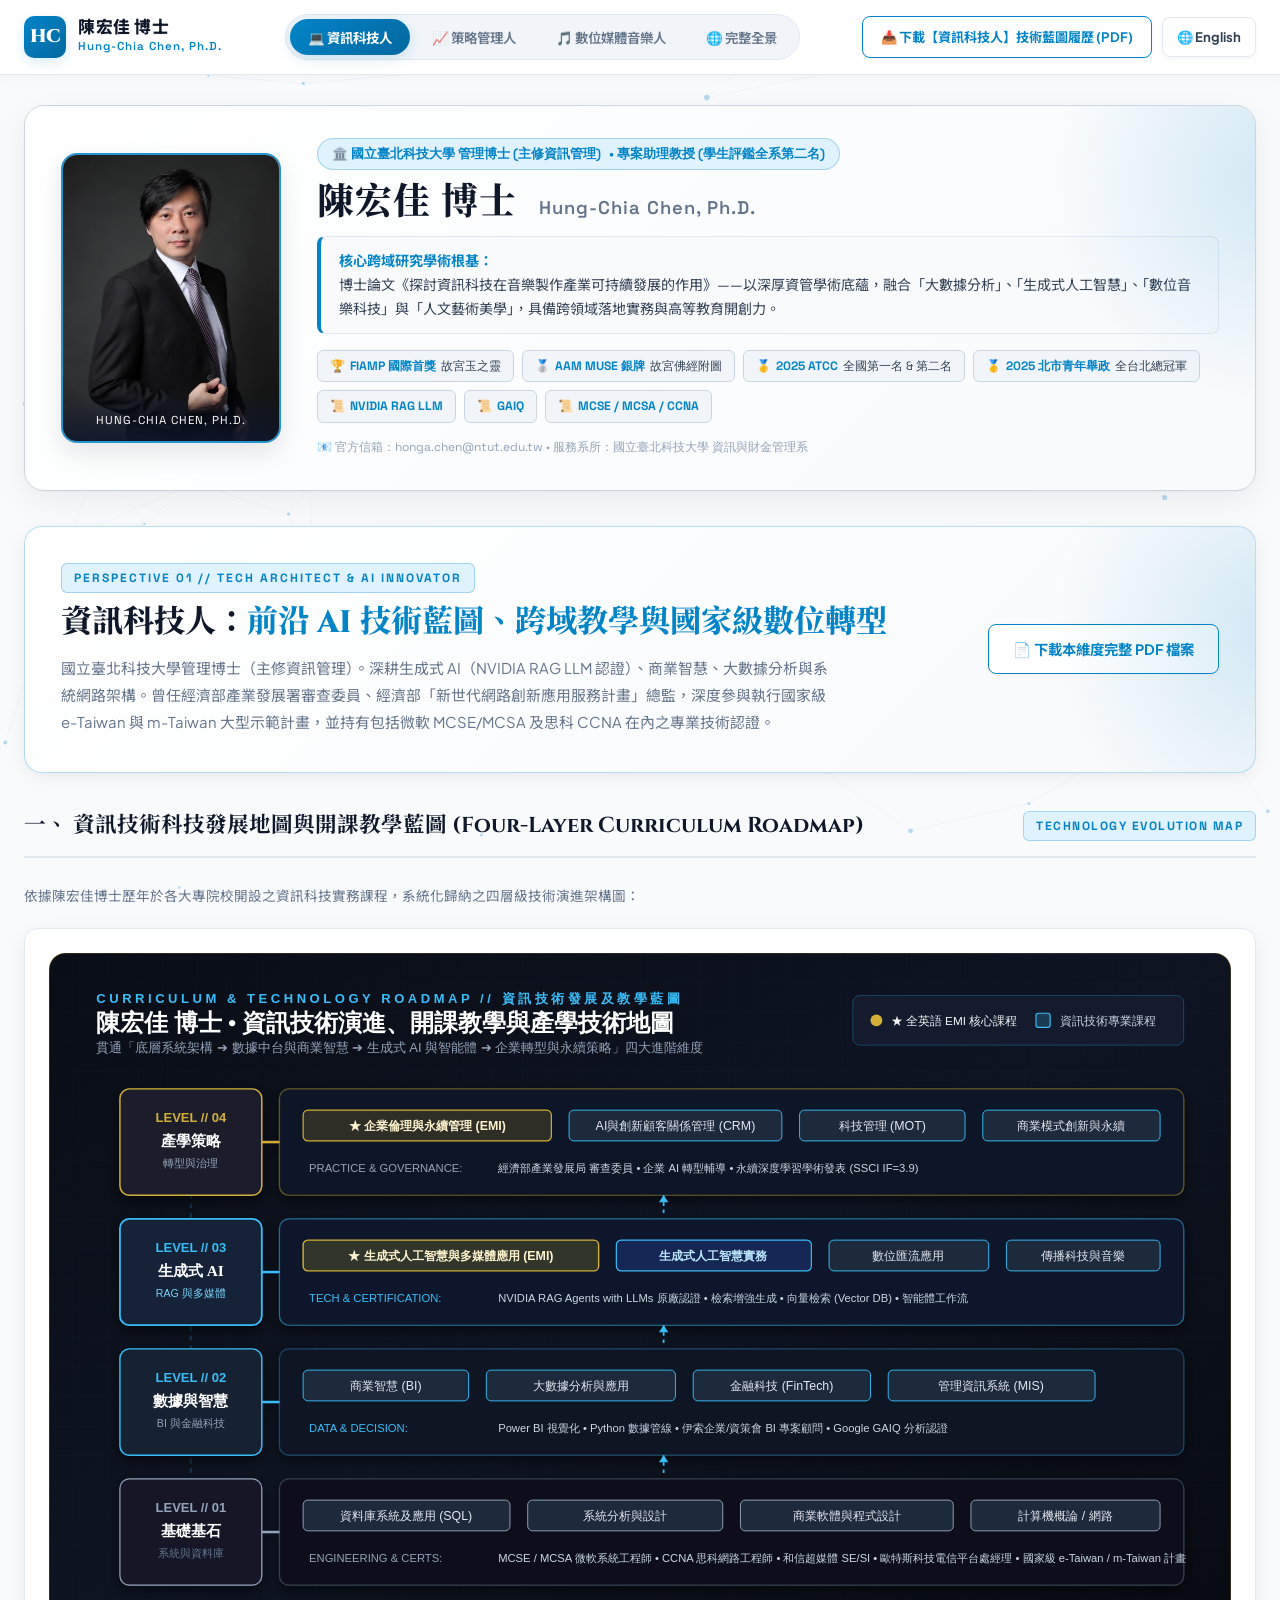
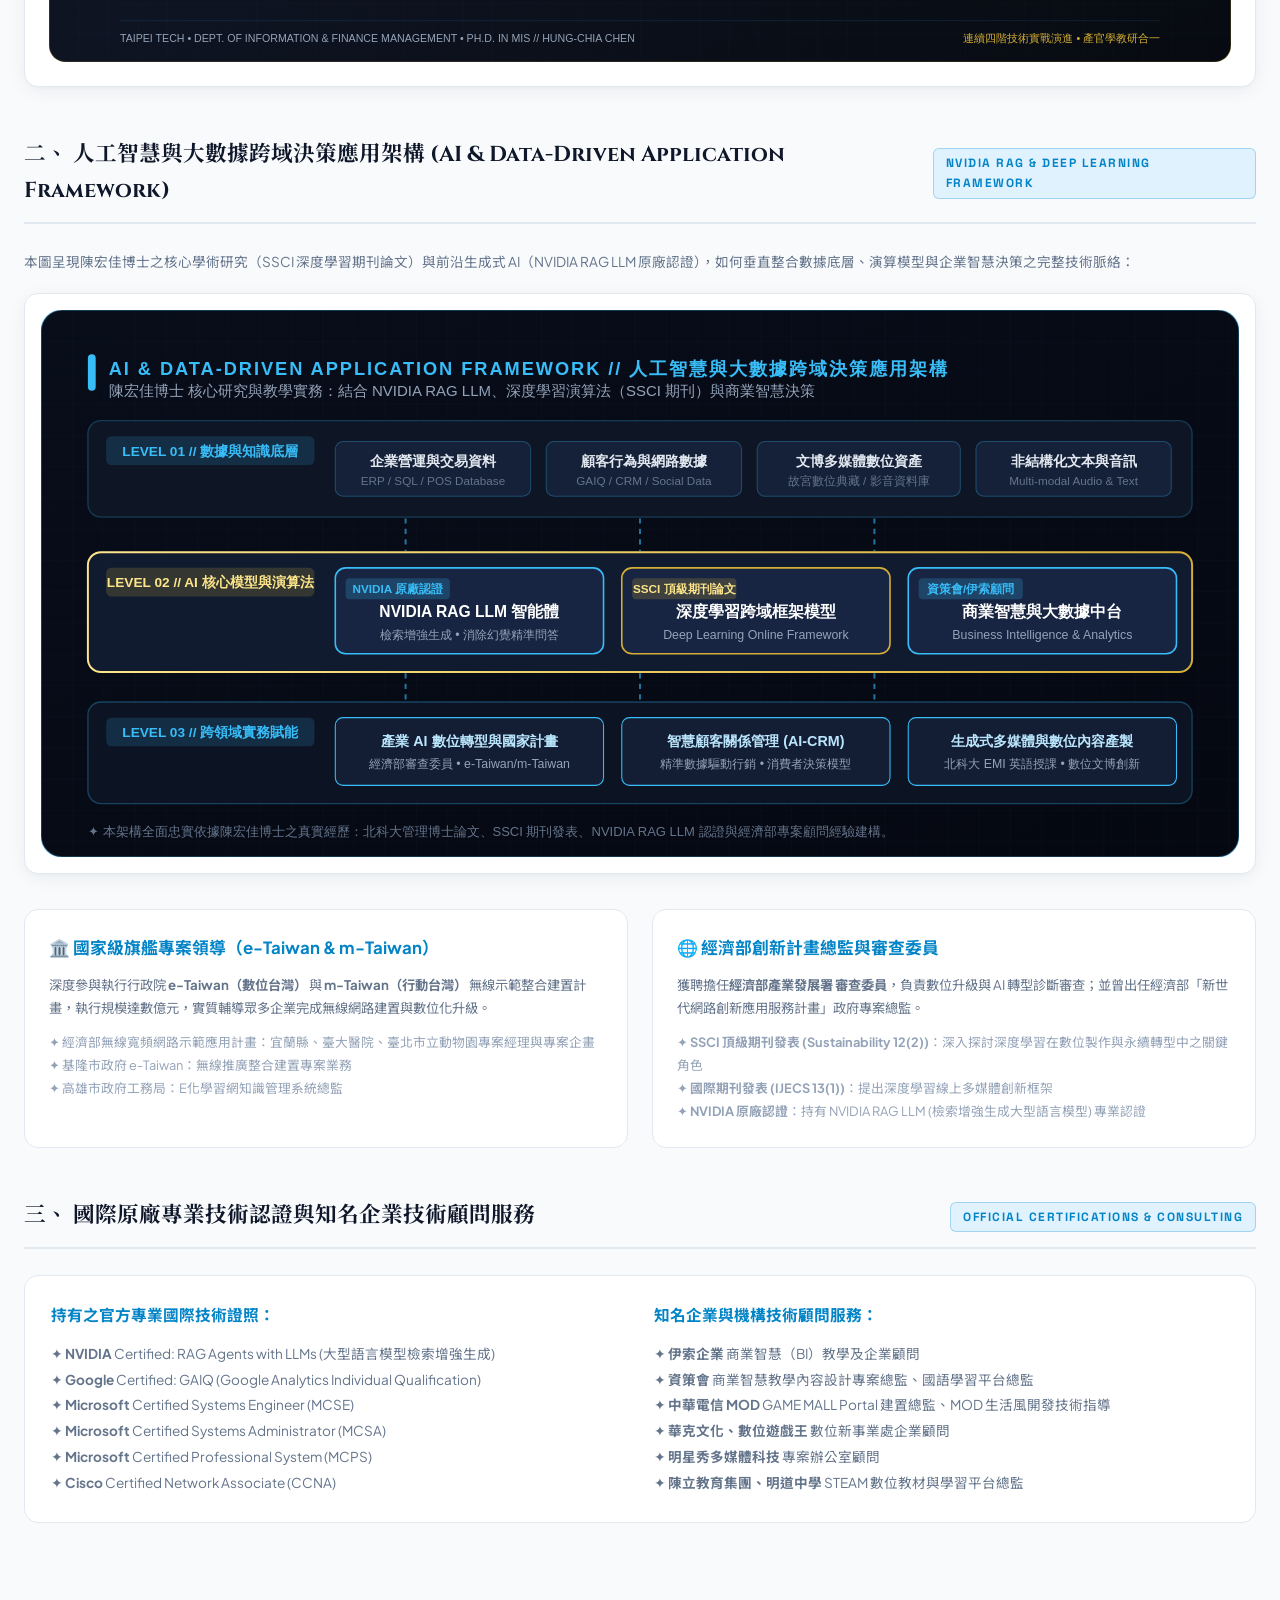
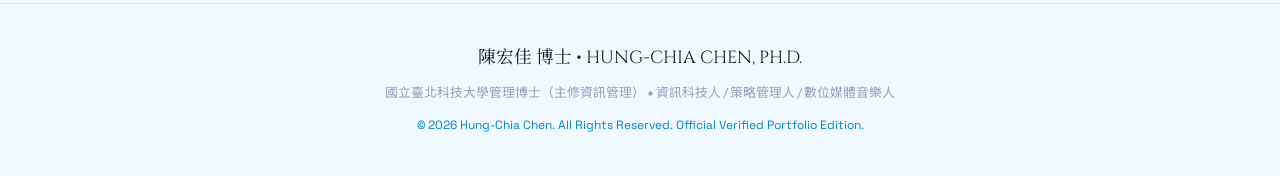
<file: index.html>
<!DOCTYPE html>
<html lang="zh-TW">
<head>
  <meta charset="UTF-8">
  <meta name="viewport" content="width=device-width, initial-scale=1.0">
  <title>陳宏佳 博士 | 資訊科技人・策略管理人・數位媒體音樂人 官方專頁</title>
  <meta name="description" content="陳宏佳博士官方個人專頁：國立臺北科技大學管理博士。融合前沿生成式 AI 與四階技術地圖、跨兩岸企業創辦治理與全國指標競賽指導金牌、文博多媒體國際首獎與華語白金唱片製作工程。">
  <link rel="stylesheet" href="css/style.css">
</head>
<body class="role-tech">

  <!-- Interactive Dynamic Background Canvas -->
  <canvas id="interactiveCanvas"></canvas>

  <!-- Cinematic Shutter Transition Overlay -->
  <div class="transition-shutter-overlay" id="transitionShutter">
    <div class="shutter-glow-disc">
      <span class="shutter-emblem-icon" id="shutterEmblem">💻</span>
    </div>
    <div class="shutter-role-name" id="shutterRoleName">資訊科技人</div>
    <div class="shutter-subtitle" id="shutterSub">INFORMATION TECHNOLOGY &amp; AI ARCHITECT</div>
  </div>

  <!-- Role Control Navigation Bar (Order: Tech -> Strategy -> Media -> All) -->
  <header class="role-control-header">
    <div class="container role-control-inner">
      <a href="#" class="nav-brand">
        <div class="brand-crest">HC</div>
        <div class="brand-text">
          <h1>陳宏佳 博士</h1>
          <p>Hung-Chia Chen, Ph.D.</p>
        </div>
      </a>

      <!-- Three Core Role Switcher Pills -->
      <div class="role-pill-tabs">
        <button class="role-pill-btn active" data-role="tech">
          <span>💻 資訊科技人</span>
        </button>
        <button class="role-pill-btn" data-role="strategy">
          <span>📈 策略管理人</span>
        </button>
        <button class="role-pill-btn" data-role="media">
          <span>🎵 數位媒體音樂人</span>
        </button>
        <button class="role-pill-btn" data-role="all" title="系統化檢視三域跨界綜效與整合成果">
          <span>🌐 完整全景</span>
        </button>
      </div>

      <!-- Header Action Group (PDF Download & Language Switcher) -->
      <div class="header-action-group">
        <a href="downloads/Dr_Chen_Tech_AI_Portfolio.pdf" download id="rolePdfDownloadBtn" class="btn-download-pdf">
          <span>📥 下載【資訊科技人】技術藍圖履歷 (PDF)</span>
        </a>
        <a href="en.html" class="lang-switch-btn" title="Switch to English Version">
          <span>🌐 English</span>
        </a>
      </div>
    </div>
  </header>

  <main>
    <div class="container">

      <!-- ==============================================================
           PERSONAL IMAGE MANAGEMENT PROFILE CARD (形象管理專屬卡片)
           ============================================================== -->
      <section class="profile-identity-card">
        <div class="profile-photo-wrapper">
          <img src="assets/portrait_web.jpg" alt="陳宏佳 博士 形象照" onerror="this.src='assets/portrait.jpg'">
          <div class="profile-photo-tag">HUNG-CHIA CHEN, PH.D.</div>
        </div>
        <div class="profile-details-wrapper">
          <div class="profile-academic-title">
            <span>🏛️ 國立臺北科技大學 管理博士 (主修資訊管理)</span>
            <span>• 專案助理教授 (學生評鑑全系第二名)</span>
          </div>
          <h2 class="profile-name-main">
            陳宏佳 博士 <span>Hung-Chia Chen, Ph.D.</span>
          </h2>
          <div class="profile-dissertation-box">
            <strong>核心跨域研究學術根基：</strong><br>
            博士論文《探討資訊科技在音樂製作產業可持續發展的作用》——以深厚資管學術底蘊，融合「大數據分析」、「生成式人工智慧」、「數位音樂科技」與「人文藝術美學」，具備跨領域落地實務與高等教育開創力。
          </div>
          <div class="profile-badges-row">
            <div class="profile-cert-chip">🏆 <strong>FIAMP 國際首獎</strong> 故宮玉之靈</div>
            <div class="profile-cert-chip">🥈 <strong>AAM MUSE 銀牌</strong> 故宮佛經附圖</div>
            <div class="profile-cert-chip">🥇 <strong>2025 ATCC</strong> 全國第一名 &amp; 第二名</div>
            <div class="profile-cert-chip">🥇 <strong>2025 北市青年舉政</strong> 全台北總冠軍</div>
            <div class="profile-cert-chip">📜 <strong>NVIDIA RAG LLM</strong></div>
            <div class="profile-cert-chip">📜 <strong>GAIQ</strong></div>
            <div class="profile-cert-chip">📜 <strong>MCSE / MCSA / CCNA</strong></div>
          </div>
          <div style="font-family:var(--font-mono); font-size:0.75rem; color:var(--text-dim); margin-top:2px;">
            📧 官方信箱：honga.chen@ntut.edu.tw • 服務系所：國立臺北科技大學 資訊與財金管理系
          </div>
        </div>
      </section>

      <!-- ==============================================================
           ROLE BLOCK 1: 資訊科技人 (INFORMATION TECHNOLOGY & AI ARCHITECT)
           ============================================================== -->
      <section id="roleBlockTech" class="role-section-block">
        
        <!-- Tech Hero Banner -->
        <div class="role-hero-banner">
          <div>
            <div class="sub-title-bar" style="margin:0 0 10px; border:none; padding:0;">
              <span class="badge" style="letter-spacing:2px;">PERSPECTIVE 01 // TECH ARCHITECT &amp; AI INNOVATOR</span>
            </div>
            <h2 class="role-hero-title">資訊科技人：<span>前沿 AI 技術藍圖、跨域教學與國家級數位轉型</span></h2>
            <p class="role-hero-desc">
              國立臺北科技大學管理博士（主修資訊管理）。深耕生成式 AI（NVIDIA RAG LLM 認證）、商業智慧、大數據分析與系統網路架構。曾任經濟部產業發展署審查委員、經濟部「新世代網路創新應用服務計畫」總監，深度參與執行國家級 e-Taiwan 與 m-Taiwan 大型示範計畫，並持有包括微軟 MCSE/MCSA 及思科 CCNA 在內之專業技術認證。
            </p>
          </div>
          <div>
            <a href="downloads/Dr_Chen_Tech_AI_Portfolio.pdf" download class="btn-download-pdf" style="padding:12px 24px; font-size:0.9rem;">
              <span>📄 下載本維度完整 PDF 檔案</span>
            </a>
          </div>
        </div>

        <!-- 1.1 資訊技術科技藍圖與教學發展地圖 -->
        <div id="tech-curriculum">
          <div class="sub-title-bar">
            <h3>一、 資訊技術科技發展地圖與開課教學藍圖 (Four-Layer Curriculum Roadmap)</h3>
            <span class="badge">TECHNOLOGY EVOLUTION MAP</span>
          </div>

          <p style="font-size:0.85rem; color:var(--text-muted); margin-bottom:20px;">
            依據陳宏佳博士歷年於各大專院校開設之資訊科技實務課程，系統化歸納之四層級技術演進架構圖：
          </p>

          <div class="roadmap-visual-box">
            <img src="assets/tech_curriculum_roadmap.svg" alt="陳宏佳博士 資訊科技發展地圖與開課教學藍圖">
          </div>
        </div>

        <!-- 1.2 人工智慧與大數據跨域決策應用架構 (全新明確架構圖) -->
        <div id="tech-ai-plan" style="margin-top:50px;">
          <div class="sub-title-bar">
            <h3>二、 人工智慧與大數據跨域決策應用架構 (AI &amp; Data-Driven Application Framework)</h3>
            <span class="badge">NVIDIA RAG &amp; DEEP LEARNING FRAMEWORK</span>
          </div>

          <p style="font-size:0.85rem; color:var(--text-muted); margin-bottom:20px;">
            本圖呈現陳宏佳博士之核心學術研究（SSCI 深度學習期刊論文）與前沿生成式 AI（NVIDIA RAG LLM 原廠認證），如何垂直整合數據底層、演算模型與企業智慧決策之完整技術脈絡：
          </p>

          <!-- Clean Grounded SVG Framework -->
          <div class="roadmap-visual-box" style="padding:16px;">
            <img src="assets/tech_ai_decision_framework.svg" alt="陳宏佳博士 人工智慧與大數據跨域決策應用架構">
          </div>

          <div style="display:grid; grid-template-columns:1fr 1fr; gap:24px; margin-top:28px;">
            <div style="background:var(--bg-card); border:1px solid var(--border-card); border-radius:14px; padding:24px;">
              <h4 style="color:var(--primary-accent); font-size:1.05rem; margin-bottom:10px;">🏛️ 國家級旗艦專案領導（e-Taiwan &amp; m-Taiwan）</h4>
              <p style="font-size:0.83rem; color:var(--text-muted); line-height:1.75; margin-bottom:12px;">
                深度參與執行行政院 <strong>e-Taiwan（數位台灣）</strong> 與 <strong>m-Taiwan（行動台灣）</strong> 無線示範整合建置計畫，執行規模達數億元，實質輔導眾多企業完成無線網路建置與數位化升級。
              </p>
              <ul style="list-style:none; font-size:0.8rem; color:var(--text-dim); line-height:1.8;">
                <li>✦ 經濟部無線寬頻網路示範應用計畫：宜蘭縣、臺大醫院、臺北市立動物園專案經理與專案企畫</li>
                <li>✦ 基隆市政府 e-Taiwan：無線推廣整合建置專案業務</li>
                <li>✦ 高雄市政府工務局：E化學習網知識管理系統總監</li>
              </ul>
            </div>

            <div style="background:var(--bg-card); border:1px solid var(--border-card); border-radius:14px; padding:24px;">
              <h4 style="color:var(--primary-accent); font-size:1.05rem; margin-bottom:10px;">🌐 經濟部創新計畫總監與審查委員</h4>
              <p style="font-size:0.83rem; color:var(--text-muted); line-height:1.75; margin-bottom:12px;">
                獲聘擔任<strong>經濟部產業發展署 審查委員</strong>，負責數位升級與 AI 轉型診斷審查；並曾出任經濟部「新世代網路創新應用服務計畫」政府專案總監。
              </p>
              <ul style="list-style:none; font-size:0.8rem; color:var(--text-dim); line-height:1.8;">
                <li>✦ <strong>SSCI 頂級期刊發表 (Sustainability 12(2))</strong>：深入探討深度學習在數位製作與永續轉型中之關鍵角色</li>
                <li>✦ <strong>國際期刊發表 (IJECS 13(1))</strong>：提出深度學習線上多媒體創新框架</li>
                <li>✦ <strong>NVIDIA 原廠認證</strong>：持有 NVIDIA RAG LLM (檢索增強生成大型語言模型) 專業認證</li>
              </ul>
            </div>
          </div>
        </div>

        <!-- 1.3 專業技術認證與企業技術顧問服務 -->
        <div id="tech-certs" style="margin-top:50px;">
          <div class="sub-title-bar">
            <h3>三、 國際原廠專業技術認證與知名企業技術顧問服務</h3>
            <span class="badge">OFFICIAL CERTIFICATIONS &amp; CONSULTING</span>
          </div>

          <div style="background:var(--bg-card); border:1px solid var(--border-card); border-radius:14px; padding:26px;">
            <div style="display:grid; grid-template-columns:1fr 1fr; gap:28px;">
              <div>
                <h4 style="font-size:0.98rem; font-weight:700; color:var(--primary-accent); margin-bottom:12px;">持有之官方專業國際技術證照：</h4>
                <ul style="list-style:none; font-size:0.85rem; color:var(--text-muted); line-height:1.9;">
                  <li>✦ <strong>NVIDIA</strong> Certified: RAG Agents with LLMs (大型語言模型檢索增強生成)</li>
                  <li>✦ <strong>Google</strong> Certified: GAIQ (Google Analytics Individual Qualification)</li>
                  <li>✦ <strong>Microsoft</strong> Certified Systems Engineer (MCSE)</li>
                  <li>✦ <strong>Microsoft</strong> Certified Systems Administrator (MCSA)</li>
                  <li>✦ <strong>Microsoft</strong> Certified Professional System (MCPS)</li>
                  <li>✦ <strong>Cisco</strong> Certified Network Associate (CCNA)</li>
                </ul>
              </div>

              <div>
                <h4 style="font-size:0.98rem; font-weight:700; color:var(--primary-accent); margin-bottom:12px;">知名企業與機構技術顧問服務：</h4>
                <ul style="list-style:none; font-size:0.85rem; color:var(--text-muted); line-height:1.9;">
                  <li>✦ <strong>伊索企業</strong> 商業智慧（BI）教學及企業顧問</li>
                  <li>✦ <strong>資策會</strong> 商業智慧教學內容設計專案總監、國語學習平台總監</li>
                  <li>✦ <strong>中華電信 MOD</strong> GAME MALL Portal 建置總監、MOD 生活風開發技術指導</li>
                  <li>✦ <strong>華克文化、數位遊戲王</strong> 數位新事業處企業顧問</li>
                  <li>✦ <strong>明星秀多媒體科技</strong> 專案辦公室顧問</li>
                  <li>✦ <strong>陳立教育集團、明道中學</strong> STEAM 數位教材與學習平台總監</li>
                </ul>
              </div>
            </div>
          </div>
        </div>

      </section>

      <!-- ==============================================================
           ROLE BLOCK 2: 策略管理人 (STRATEGIC MANAGEMENT & LEADERSHIP)
           ============================================================== -->
      <section id="roleBlockStrategy" class="role-section-block hidden-role">
        
        <!-- Strategy Hero Banner -->
        <div class="role-hero-banner">
          <div>
            <div class="sub-title-bar" style="margin:0 0 10px; border:none; padding:0;">
              <span class="badge" style="letter-spacing:2px;">PERSPECTIVE 02 // STRATEGY, ENTREPRENEURSHIP &amp; MENTORSHIP</span>
            </div>
            <h2 class="role-hero-title">策略管理人：<span>兩岸創辦治理、金牌競賽指導與品牌行銷</span></h2>
            <p class="role-hero-desc">
              創辦晶鴻創意科技股份有限公司並設立台灣台北總部及大陸分公司。歷任歐特斯科技電信平台事業處經理、華視-台灣夢工場動畫應用處經理、致茂電子-視動環球網點製作處經理與和信超媒體。帶領學生團隊勇奪 2025 全國 ATCC 商業個案大賽雙料冠亞軍、2026 全國第二名與全台北市青年舉政提案總冠軍。
            </p>
          </div>
          <div>
            <a href="downloads/Dr_Chen_Strategy_Management_Portfolio.pdf" download class="btn-download-pdf" style="padding:12px 24px; font-size:0.9rem;">
              <span>📄 下載本維度完整 PDF 檔案</span>
            </a>
          </div>
        </div>

        <!-- 2.1 創業與公司經營實務 (台灣台北總部及大陸分公司) -->
        <div id="strat-biz">
          <div class="sub-title-bar">
            <h3>一、 創業歷練與公司經營治理實務（台灣台北總部及大陸分公司）</h3>
            <span class="badge">CROSS-STRAIT ENTREPRENEURSHIP</span>
          </div>

          <div style="display:grid; grid-template-columns:repeat(3, 1fr); gap:20px; margin-bottom:35px;">
            <div style="background:var(--bg-card); border:1px solid var(--border-card); border-radius:14px; padding:24px;">
              <div style="font-size:1.3rem; margin-bottom:12px;">🏢</div>
              <h4 style="font-size:1.05rem; color:var(--text-pure); margin-bottom:8px;">創立晶鴻創意科技（台灣總部與大陸分公司）</h4>
              <p style="font-size:0.83rem; color:var(--text-muted); line-height:1.7;">
                創辦「晶鴻創意科技股份有限公司」並擔任<strong>執行長</strong>，設立<strong>台灣台北總部及大陸分公司</strong>，綜理跨兩岸之多媒體數位內容產製、數位音樂製作、電商平台運營與品牌數位行銷。經歷完整企業草創融資、兩岸團隊管理、現金流控制與跨國商務合作。
              </p>
            </div>

            <div style="background:var(--bg-card); border:1px solid var(--border-card); border-radius:14px; padding:24px;">
              <div style="font-size:1.3rem; margin-bottom:12px;">💼</div>
              <h4 style="font-size:1.05rem; color:var(--text-pure); margin-bottom:8px;">電信與科技高階經理人歷練</h4>
              <p style="font-size:0.83rem; color:var(--text-muted); line-height:1.7;">
                歷任歐特斯科技<strong>電信平台事業處經理</strong>、華視-台灣夢工場科技<strong>動畫應用事業處經理</strong>、致茂電子-視動環球科技<strong>網點製作處經理</strong>、和信超媒體 <strong>SE / SI / Producer</strong>，深諳多事業體營運與專案治理。
              </p>
            </div>

            <div style="background:var(--bg-card); border:1px solid var(--border-card); border-radius:14px; padding:24px;">
              <div style="font-size:1.3rem; margin-bottom:12px;">🤝</div>
              <h4 style="font-size:1.05rem; color:var(--text-pure); margin-bottom:8px;">產業公協會治理與社會職責</h4>
              <p style="font-size:0.83rem; color:var(--text-muted); line-height:1.7;">
                擔任<strong>台北市流行音樂產業工會第一、二屆副理事長</strong>，協助產官學溝通與產業政策建言；並擔任 <strong>SOSA 台北市消費者電子商務協會技術顧問</strong>，具備產業公協會組織治理視角。
              </p>
            </div>
          </div>
        </div>

        <!-- 2.2 帶領學生參加全國競賽獲獎 -->
        <div id="strat-comp" style="margin-bottom:35px;">
          <div class="sub-title-bar">
            <h3>二、 帶領學生參加全國指標競賽獲獎實績（傳奇連霸紀錄）</h3>
            <span class="badge">NATIONAL COMPETITION MENTORSHIP</span>
          </div>

          <div style="background:var(--bg-card); border:1px solid var(--primary-border); border-radius:14px; padding:24px;">
            <div style="display:grid; grid-template-columns:140px 1.5fr 1fr; align-items:center; gap:16px; padding:14px 0; border-bottom:1px solid var(--border-card);">
              <div class="award-badge-pill" style="text-align:center;">全國雙料冠亞軍</div>
              <div style="font-weight:700; color:var(--text-pure);">2025 ATCC 第22屆 全國大專院校商業個案大賽</div>
              <div style="font-size:0.82rem; color:var(--text-muted);">指導北科大團隊於安通組包辦<strong>全國第一名與全國第二名</strong>。</div>
            </div>

            <div style="display:grid; grid-template-columns:140px 1.5fr 1fr; align-items:center; gap:16px; padding:14px 0; border-bottom:1px solid var(--border-card);">
              <div class="award-badge-pill" style="text-align:center;">全國第二名</div>
              <div style="font-weight:700; color:var(--text-pure);">2026 ATCC 第23屆 全國大專院校商業個案大賽</div>
              <div style="font-size:0.82rem; color:var(--text-muted);">持續帶領跨系菁英團隊叩關全國決賽，榮獲<strong>全國第二名</strong>。</div>
            </div>

            <div style="display:grid; grid-template-columns:140px 1.5fr 1fr; align-items:center; gap:16px; padding:14px 0; border-bottom:1px solid var(--border-card);">
              <div class="award-badge-pill" style="text-align:center;">全台北總冠軍</div>
              <div style="font-weight:700; color:var(--text-pure);">2025 臺北市青年局 青年舉政提案競賽</div>
              <div style="font-size:0.82rem; color:var(--text-muted);">指導學生團隊以創新青年政策提案，勇奪<strong>全台北市第一名總冠軍</strong>。</div>
            </div>

            <div style="display:grid; grid-template-columns:140px 1.5fr 1fr; align-items:center; gap:16px; padding:14px 0;">
              <div class="award-badge-pill" style="text-align:center;">黑客松 佳作</div>
              <div style="font-weight:700; color:var(--text-pure);">2024 觀光盃 OpenData 黑客松（交通部）/ TBSA 全國大賽</div>
              <div style="font-size:0.82rem; color:var(--text-muted);">榮獲交通部佳作、2024 ATCC 全國六強、TBSA 全國創新服務組佳作。</div>
            </div>
          </div>
        </div>

        <!-- 2.3 品牌經營規劃與行銷實務 -->
        <div id="strat-marketing" style="margin-top:50px;">
          <div class="sub-title-bar">
            <h3>三、 創新創業教學、市場行銷規劃與品牌賦能實務</h3>
            <span class="badge">ENTREPRENEURSHIP &amp; BRANDING</span>
          </div>

          <div style="display:grid; grid-template-columns:repeat(3, 1fr); gap:20px;">
            <div style="background:var(--bg-card); border:1px solid var(--border-card); border-radius:14px; padding:22px;">
              <h4 style="font-size:1rem; color:var(--text-pure); margin-bottom:8px;">💡 創新創業與商業模式推演</h4>
              <p style="font-size:0.82rem; color:var(--text-muted); line-height:1.7;">
                講授管理學 (EMI)、策略管理、創新管理與精實創業，結合理論與真實商業案例，指導學生建構商業模式九宮格與精實創業驗證。
              </p>
            </div>

            <div style="background:var(--bg-card); border:1px solid var(--border-card); border-radius:14px; padding:22px;">
              <h4 style="font-size:1rem; color:var(--text-pure); margin-bottom:8px;">📊 大數據行銷與消費者洞察</h4>
              <p style="font-size:0.82rem; color:var(--text-muted); line-height:1.7;">
                講授數據驅動行銷、顧客關係管理 (CRM)、消費者行為與網路廣告分析；長年受邀至國立空中大學講授數位行銷新思維。
              </p>
            </div>

            <div style="background:var(--bg-card); border:1px solid var(--border-card); border-radius:14px; padding:22px;">
              <h4 style="font-size:1rem; color:var(--text-pure); margin-bottom:8px;">💎 品牌定位與企業策略治理</h4>
              <p style="font-size:0.82rem; color:var(--text-muted); line-height:1.7;">
                主導極上教育集團 CIS 企業識別設計、遠雄人文博物館網路行銷 KOL 專案、雀巢能恩奶粉網路行銷與京華城 KIOSK 電子商務系統整合。
              </p>
            </div>
          </div>
        </div>

      </section>

      <!-- ==============================================================
           ROLE BLOCK 3: 數位媒體音樂人 (SOUND & DIGITAL MEDIA PRODUCER)
           ============================================================== -->
      <section id="roleBlockMedia" class="role-section-block hidden-role">
        
        <!-- Media Hero Banner -->
        <div class="role-hero-banner">
          <div>
            <div class="sub-title-bar" style="margin:0 0 10px; border:none; padding:0;">
              <span class="badge" style="letter-spacing:2px;">PERSPECTIVE 03 // SOUND &amp; DIGITAL MEDIA PRODUCER</span>
            </div>
            <h2 class="role-hero-title">數位媒體音樂人：<span>白金金曲、影音編導與國際影音大獎</span></h2>
            <p class="role-hero-desc">
              兼具文博數位多媒體架構、影視節目編導與配樂、華語白金唱片錄音工程，以及大型跨年音樂會現場統籌。榮獲法國巴黎 FIAMP 國際影音大獎最高榮譽首獎與美國博物館協會 (AAM) 繆司獎銀牌榮譽。
            </p>
          </div>
          <div>
            <a href="downloads/Dr_Chen_Digital_Media_Portfolio.pdf" download class="btn-download-pdf" style="padding:12px 24px; font-size:0.9rem;">
              <span>📄 下載本維度完整 PDF 檔案</span>
            </a>
          </div>
        </div>

        <!-- 3.1 國際大獎獲獎清單與視覺榮譽榜 -->
        <div id="media-awards">
          <div class="sub-title-bar">
            <h3>一、 國際與國家級重要大獎獲獎清單與機構榮譽榜</h3>
            <span class="badge">GLOBAL HONORS ARCHIVAL LIST</span>
          </div>

          <p style="font-size:0.85rem; color:var(--text-muted); margin-bottom:20px;">
            陳宏佳博士主導之數位多媒體與數位典藏專案，多次代表台灣叩關世界級文博影音大賽，完整獲獎清單與主辦單位紀實如下：
          </p>

          <!-- Structured Honors Table -->
          <table class="awards-structured-table">
            <thead>
              <tr>
                <th style="width:85px;">年份</th>
                <th style="width:230px;">國際 / 國家大獎獎項</th>
                <th style="width:250px;">獲獎作品專案名稱</th>
                <th style="width:160px;">主辦機構 / 地點</th>
                <th>主導職責與專業貢獻</th>
              </tr>
            </thead>
            <tbody>
              <tr>
                <td><strong>2006</strong></td>
                <td><span class="award-badge-pill">👑 最高首獎 Grand Prix</span></td>
                <td><strong>國立故宮博物院《玉之靈》</strong><br><small style="color:var(--text-muted);">主題多媒體光碟與網站專案</small></td>
                <td>
                  <strong>FIAMP 國際影音大賽</strong><br>
                  <span class="location-chip">📍 法國巴黎 (Paris)</span>
                </td>
                <td>擔任<strong>專案經理、音樂音效總監</strong>。以環繞聲效結合故宮玉器文化意境，擊敗全球知名文博機構勇奪首獎。</td>
              </tr>
              <tr>
                <td><strong>2002</strong></td>
                <td><span class="award-badge-pill silver">🥈 銀牌獎 Silver Award</span></td>
                <td><strong>故宮《佛經附圖：藏漢藝術小品》</strong><br><small style="color:var(--text-muted);">多媒體互動光碟</small></td>
                <td>
                  <strong>美國博物館協會 (AAM) 繆司獎</strong><br>
                  <span class="location-chip">📍 美國 (MUSE Awards)</span>
                </td>
                <td>擔任<strong>專案製作統籌、技術指導、配樂與成音</strong>。精準結合藏漢宗教美術與互動多媒體。</td>
              </tr>
              <tr>
                <td><strong>2002</strong></td>
                <td><span class="award-badge-pill silver">優等獎 Excellence</span></td>
                <td><strong>故宮《佛經附圖：藏漢藝術小品》</strong></td>
                <td>
                  <strong>教育部 第十屆金學獎</strong><br>
                  <span class="location-chip">📍 台灣 台北 (Taipei)</span>
                </td>
                <td>榮獲教育部社會教育有聲教育出版品優等肯定。</td>
              </tr>
              <tr>
                <td><strong>2001</strong></td>
                <td><span class="award-badge-pill">特優獎 &amp; 產品獎</span></td>
                <td><strong>故宮《大汗的世紀－蒙元時代書畫藝術》</strong></td>
                <td>
                  <strong>金學獎特優 / 經濟部數位內容產品獎</strong><br>
                  <span class="location-chip">📍 台灣 台北 (Taipei)</span>
                </td>
                <td>擔任<strong>音樂音效總監、專案經理</strong>。榮獲經濟部數位內容產品獎與金學獎雙重最高榮譽。</td>
              </tr>
              <tr>
                <td><strong>2001</strong></td>
                <td><span class="award-badge-pill silver">榮譽獎 Honorable Mention</span></td>
                <td><strong>故宮《大汗的世紀－蒙元時代書畫藝術》</strong></td>
                <td>
                  <strong>AAM 繆司獎 (MUSE Awards)</strong><br>
                  <span class="location-chip">📍 美國華盛頓 (Washington D.C.)</span>
                </td>
                <td>國際評審團高度讚賞其歷史情境音效重現與互動介面流暢度。</td>
              </tr>
              <tr>
                <td><strong>2001</strong></td>
                <td><span class="award-badge-pill">國際優良網站獎</span></td>
                <td><strong>國立故宮博物院全球資訊網</strong></td>
                <td>
                  <strong>美國網際網路獎 (Web Awards)</strong><br>
                  <span class="location-chip">📍 美國 / 行政院研考會推薦</span>
                </td>
                <td>多媒體系統整合與多語影音導覽架構建置。</td>
              </tr>
            </tbody>
          </table>

          <!-- 3D Realistic Medals Spotlight -->
          <div class="awards-spotlight-double">
            <div class="award-grand-card">
              <div>
                <div style="font-family:var(--font-mono); font-size:0.75rem; color:var(--primary-accent); letter-spacing:1px; margin-bottom:4px;">
                  AVICOM / ICOM • PARIS, FRANCE
                </div>
                <h4 style="font-size:1.15rem; font-weight:700; color:var(--text-pure);">法國巴黎 FIAMP 國際影音大獎 • 最高榮譽首獎</h4>
              </div>
              <div class="award-medal-hero-display">
                <img src="assets/medal_fiamp_grandprix.svg" alt="FIAMP Grand Prix Gold Medal">
              </div>
              <div style="font-size:0.82rem; color:var(--text-muted); line-height:1.65;">
                國際博物館協會影音委員會（AVICOM）主辦之文博界奧斯卡。陳宏佳博士主導故宮《玉之靈》多媒體專案，奪得<strong>大會全場最高首獎 (Grand Prix)</strong>。
              </div>
            </div>

            <div class="award-grand-card silver">
              <div>
                <div style="font-family:var(--font-mono); font-size:0.75rem; color:var(--text-muted); letter-spacing:1px; margin-bottom:4px;">
                  AMERICAN ALLIANCE OF MUSEUMS • USA
                </div>
                <h4 style="font-size:1.15rem; font-weight:700; color:var(--text-pure);">美國博物館協會 AAM MUSE Awards • 銀牌獎 (Silver)</h4>
              </div>
              <div class="award-medal-hero-display">
                <img src="assets/medal_aam_muse_silver.svg" alt="AAM MUSE Silver Medal">
              </div>
              <div style="font-size:0.82rem; color:var(--text-muted); line-height:1.65;">
                美國博物館協會媒體與科技委員會主辦之全球繆司大獎。陳宏佳博士主導故宮《佛經附圖》榮獲<strong>全球銀牌獎</strong>，立下文博多媒體典範。
              </div>
            </div>
          </div>

          <!-- Official Logos Strip -->
          <div class="awards-org-strip">
            <div class="org-logo-item"><img src="assets/logo_npm.svg" alt="國立故宮博物院"></div>
            <div class="org-logo-item"><img src="assets/logo_icom_avicom.svg" alt="ICOM AVICOM 國際博物館協會"></div>
            <div class="org-logo-item"><img src="assets/logo_aam.svg" alt="AAM 美國博物館協會"></div>
          </div>
        </div>

        <!-- 3.2 華語流行唱片製作 (13 張專輯極致黑膠典藏無遮擋展示) -->
        <div id="media-records" style="margin-top:50px;">
          <div class="sub-title-bar">
            <h3>二、 華語流行音樂白金唱片錄音工程與專輯製作（13 張典藏大碟全紀錄）</h3>
            <span class="badge">13 MASTER RECORDINGS</span>
          </div>

          <!-- User Exact Text -->
          <p style="font-size:0.88rem; color:var(--primary-light); margin-bottom:28px; line-height:1.8; background:rgba(212,175,55,0.08); padding:14px 20px; border-radius:10px; border-left:4px solid var(--primary-accent);">
            <strong>任職於滾石唱片（擺渡人音樂製作）期間，深度參與華語流行音樂全盛期多張重量級白金唱片之錄音工程及專輯製作。</strong>
            <br><small style="color:var(--text-muted);">每張大碟皆採用高解析真實封面，實體 LP 封套無遮擋展示。滑鼠懸停即可啟動 3D 浮雕並將黑膠唱片緩緩滑出：</small>
          </p>

          <!-- 13 Luxury Collector Vinyl LP Cards Gallery -->
          <div class="collector-vinyl-gallery">
            <!-- Album 01: 周華健《朋友》國語專輯 -->
            <div class="collector-lp-card">
              <div class="lp-sleeve-stage">
                <div class="lp-jacket">
                  <img src="assets/real_cover_friends.jpg" alt="周華健《朋友》國語專輯">
                </div>
                <div class="lp-vinyl-disc">
                  <div class="lp-vinyl-label">
                    <span>ROCK</span>
                    <div class="lp-spindle-hole"></div>
                    <span>MASTER</span>
                  </div>
                </div>
              </div>
              <div class="lp-info-box">
                <div class="lp-meta-row">
                  <span class="lp-index-num">#01 / 13</span>
                  <span>PLATINUM CERTIFIED</span>
                </div>
                <div class="lp-album-title">周華健《朋友》國語專輯</div>
                <div class="lp-artist-year">🎙️ 1997 • 滾石唱片 / 擺渡人音樂製作</div>
                <div class="lp-role-highlight">✦ 參與錄音工程及專輯製作。亞洲銷量突破百萬張之傳奇白金大碟。</div>
                <div class="lp-cat-foot">
                  <span>CAT. ROCK-RD-1388</span>
                  <span>ROLLING STONE / BAIDUREN</span>
                </div>
              </div>
            </div>

            <!-- Album 02: 成龍《我是誰》電影原聲大碟 -->
            <div class="collector-lp-card">
              <div class="lp-sleeve-stage">
                <div class="lp-jacket">
                  <img src="assets/real_cover_whoami.jpg" alt="成龍《我是誰》電影原聲大碟">
                </div>
                <div class="lp-vinyl-disc">
                  <div class="lp-vinyl-label">
                    <span>ROCK</span>
                    <div class="lp-spindle-hole"></div>
                    <span>MASTER</span>
                  </div>
                </div>
              </div>
              <div class="lp-info-box">
                <div class="lp-meta-row">
                  <span class="lp-index-num">#02 / 13</span>
                  <span>ORIGINAL MOTION PICTURE</span>
                </div>
                <div class="lp-album-title">成龍《我是誰》電影原聲大碟</div>
                <div class="lp-artist-year">🎙️ 1998 • 嘉禾影業 / 滾石唱片</div>
                <div class="lp-role-highlight">✦ 參與電影原創音樂與主題曲之錄音工程及專輯製作。</div>
                <div class="lp-cat-foot">
                  <span>CAT. RO-OST-8802</span>
                  <span>ROLLING STONE / BAIDUREN</span>
                </div>
              </div>
            </div>

            <!-- Album 03: 周華健《有故事的人》專輯 -->
            <div class="collector-lp-card">
              <div class="lp-sleeve-stage">
                <div class="lp-jacket">
                  <img src="assets/real_cover_storyteller.jpg" alt="周華健《有故事的人》專輯">
                </div>
                <div class="lp-vinyl-disc">
                  <div class="lp-vinyl-label">
                    <span>ROCK</span>
                    <div class="lp-spindle-hole"></div>
                    <span>MASTER</span>
                  </div>
                </div>
              </div>
              <div class="lp-info-box">
                <div class="lp-meta-row">
                  <span class="lp-index-num">#03 / 13</span>
                  <span>MULTI-PLATINUM</span>
                </div>
                <div class="lp-album-title">周華健《有故事的人》專輯</div>
                <div class="lp-artist-year">🎙️ 1998 • 滾石唱片 / 擺渡人音樂製作</div>
                <div class="lp-role-highlight">✦ 白金大碟之錄音工程、母帶人聲平衡與專輯製作。</div>
                <div class="lp-cat-foot">
                  <span>CAT. ROCK-RD-1450</span>
                  <span>ROLLING STONE / BAIDUREN</span>
                </div>
              </div>
            </div>

            <!-- Album 04: 蘇慧倫《鴨子》國語專輯 -->
            <div class="collector-lp-card">
              <div class="lp-sleeve-stage">
                <div class="lp-jacket">
                  <img src="assets/real_cover_duck.jpg" alt="蘇慧倫《鴨子》國語專輯">
                </div>
                <div class="lp-vinyl-disc">
                  <div class="lp-vinyl-label">
                    <span>ROCK</span>
                    <div class="lp-spindle-hole"></div>
                    <span>MASTER</span>
                  </div>
                </div>
              </div>
              <div class="lp-info-box">
                <div class="lp-meta-row">
                  <span class="lp-index-num">#04 / 13</span>
                  <span>DOUBLE PLATINUM</span>
                </div>
                <div class="lp-album-title">蘇慧倫《鴨子》國語專輯</div>
                <div class="lp-artist-year">🎙️ 1996 • 滾石唱片</div>
                <div class="lp-role-highlight">✦ 都會流行經典之流行節奏合成、人聲錄音工程及專輯製作。</div>
                <div class="lp-cat-foot">
                  <span>CAT. ROCK-RD-1290</span>
                  <span>ROLLING STONE / BAIDUREN</span>
                </div>
              </div>
            </div>

            <!-- Album 05: 蘇慧倫《傻瓜》國語專輯 -->
            <div class="collector-lp-card">
              <div class="lp-sleeve-stage">
                <div class="lp-jacket">
                  <img src="assets/real_cover_fool.jpg" alt="蘇慧倫《傻瓜》國語專輯">
                </div>
                <div class="lp-vinyl-disc">
                  <div class="lp-vinyl-label">
                    <span>ROCK</span>
                    <div class="lp-spindle-hole"></div>
                    <span>MASTER</span>
                  </div>
                </div>
              </div>
              <div class="lp-info-box">
                <div class="lp-meta-row">
                  <span class="lp-index-num">#05 / 13</span>
                  <span>PLATINUM CERTIFIED</span>
                </div>
                <div class="lp-album-title">蘇慧倫《傻瓜》國語專輯</div>
                <div class="lp-artist-year">🎙️ 1997 • 滾石唱片</div>
                <div class="lp-role-highlight">✦ 都會流行代表作之多軌人聲錄音工程及專輯製作。</div>
                <div class="lp-cat-foot">
                  <span>CAT. ROCK-RD-1350</span>
                  <span>ROLLING STONE / BAIDUREN</span>
                </div>
              </div>
            </div>

            <!-- Album 06: 周華健《My O My》英語專輯 -->
            <div class="collector-lp-card">
              <div class="lp-sleeve-stage">
                <div class="lp-jacket">
                  <img src="assets/real_cover_my_o_my.jpg" alt="周華健《My O My》英語專輯">
                </div>
                <div class="lp-vinyl-disc">
                  <div class="lp-vinyl-label">
                    <span>ROCK</span>
                    <div class="lp-spindle-hole"></div>
                    <span>MASTER</span>
                  </div>
                </div>
              </div>
              <div class="lp-info-box">
                <div class="lp-meta-row">
                  <span class="lp-index-num">#06 / 13</span>
                  <span>ORCHESTRAL MASTER</span>
                </div>
                <div class="lp-album-title">周華健《My O My》英語專輯</div>
                <div class="lp-artist-year">🎙️ 1999 • 滾石唱片 / 擺渡人音樂製作</div>
                <div class="lp-role-highlight">✦ 西洋爵士管弦樂重唱大碟之錄音工程及專輯製作。</div>
                <div class="lp-cat-foot">
                  <span>CAT. ROCK-RD-1490</span>
                  <span>ROLLING STONE / BAIDUREN</span>
                </div>
              </div>
            </div>

            <!-- Album 07: 周華健《生·生活》粵語專輯 -->
            <div class="collector-lp-card">
              <div class="lp-sleeve-stage">
                <div class="lp-jacket">
                  <img src="assets/real_cover_life.jpg" alt="周華健《生·生活》粵語專輯">
                </div>
                <div class="lp-vinyl-disc">
                  <div class="lp-vinyl-label">
                    <span>ROCK</span>
                    <div class="lp-spindle-hole"></div>
                    <span>MASTER</span>
                  </div>
                </div>
              </div>
              <div class="lp-info-box">
                <div class="lp-meta-row">
                  <span class="lp-index-num">#07 / 13</span>
                  <span>HONG KONG GOLD</span>
                </div>
                <div class="lp-album-title">周華健《生·生活》粵語專輯</div>
                <div class="lp-artist-year">🎙️ 1996 • 滾石唱片 / 擺渡人音樂製作</div>
                <div class="lp-role-highlight">✦ 收錄多首經典粵語曲目之錄音工程及專輯製作。</div>
                <div class="lp-cat-foot">
                  <span>CAT. ROCK-ROD-5110</span>
                  <span>ROLLING STONE / BAIDUREN</span>
                </div>
              </div>
            </div>

            <!-- Album 08: 周華健 97 世界巡迴演唱會專輯 -->
            <div class="collector-lp-card">
              <div class="lp-sleeve-stage">
                <div class="lp-jacket">
                  <img src="assets/real_cover_live97.jpg" alt="周華健 97 世界巡迴演唱會專輯">
                </div>
                <div class="lp-vinyl-disc">
                  <div class="lp-vinyl-label">
                    <span>ROCK</span>
                    <div class="lp-spindle-hole"></div>
                    <span>MASTER</span>
                  </div>
                </div>
              </div>
              <div class="lp-info-box">
                <div class="lp-meta-row">
                  <span class="lp-index-num">#08 / 13</span>
                  <span>LIVE RECORDING</span>
                </div>
                <div class="lp-album-title">周華健 97 世界巡迴演唱會專輯</div>
                <div class="lp-artist-year">🎙️ 1997 • 滾石唱片 / 擺渡人音樂製作</div>
                <div class="lp-role-highlight">✦ 世界巡演現場實時收音、PGM 外場監控與現場專輯製作。</div>
                <div class="lp-cat-foot">
                  <span>CAT. ROCK-LIVE-97</span>
                  <span>ROLLING STONE / BAIDUREN</span>
                </div>
              </div>
            </div>

            <!-- Album 09: 蘇慧倫《X檔案》粵語專輯 -->
            <div class="collector-lp-card">
              <div class="lp-sleeve-stage">
                <div class="lp-jacket">
                  <img src="assets/real_cover_xfile.jpg" alt="蘇慧倫《X檔案》粵語專輯">
                </div>
                <div class="lp-vinyl-disc">
                  <div class="lp-vinyl-label">
                    <span>ROCK</span>
                    <div class="lp-spindle-hole"></div>
                    <span>MASTER</span>
                  </div>
                </div>
              </div>
              <div class="lp-info-box">
                <div class="lp-meta-row">
                  <span class="lp-index-num">#09 / 13</span>
                  <span>ELECTRONIC POP</span>
                </div>
                <div class="lp-album-title">蘇慧倫《X檔案》粵語專輯</div>
                <div class="lp-artist-year">🎙️ 1996 • 滾石唱片</div>
                <div class="lp-role-highlight">✦ 前衛都會電子曲風之錄音工程及專輯製作。</div>
                <div class="lp-cat-foot">
                  <span>CAT. ROD-5126</span>
                  <span>ROLLING STONE / BAIDUREN</span>
                </div>
              </div>
            </div>

            <!-- Album 10: 洪敬堯《失眠聖經》演奏專輯 -->
            <div class="collector-lp-card">
              <div class="lp-sleeve-stage">
                <div class="lp-jacket">
                  <img src="assets/real_cover_insomnia.jpg" alt="洪敬堯《失眠聖經》演奏專輯">
                </div>
                <div class="lp-vinyl-disc">
                  <div class="lp-vinyl-label">
                    <span>ROCK</span>
                    <div class="lp-spindle-hole"></div>
                    <span>MASTER</span>
                  </div>
                </div>
              </div>
              <div class="lp-info-box">
                <div class="lp-meta-row">
                  <span class="lp-index-num">#10 / 13</span>
                  <span>KEYBOARD VIRTUOSO</span>
                </div>
                <div class="lp-album-title">洪敬堯《失眠聖經》演奏專輯</div>
                <div class="lp-artist-year">🎙️ 1997 • 滾石唱片 / 擺渡人音樂製作</div>
                <div class="lp-role-highlight">✦ 華語頂尖編曲大師個人演奏大碟之錄音工程及製作。</div>
                <div class="lp-cat-foot">
                  <span>CAT. ROCK-INS-001</span>
                  <span>ROLLING STONE / BAIDUREN</span>
                </div>
              </div>
            </div>

            <!-- Album 11: 李度《夠了》國語專輯 -->
            <div class="collector-lp-card">
              <div class="lp-sleeve-stage">
                <div class="lp-jacket">
                  <img src="assets/real_cover_enough.jpg" alt="李度《夠了》國語專輯">
                </div>
                <div class="lp-vinyl-disc">
                  <div class="lp-vinyl-label">
                    <span>ROCK</span>
                    <div class="lp-spindle-hole"></div>
                    <span>MASTER</span>
                  </div>
                </div>
              </div>
              <div class="lp-info-box">
                <div class="lp-meta-row">
                  <span class="lp-index-num">#11 / 13</span>
                  <span>SOULFUL CLASSIC</span>
                </div>
                <div class="lp-album-title">李度《夠了》國語專輯</div>
                <div class="lp-artist-year">🎙️ 1996 • 滾石唱片 / 擺渡人音樂製作</div>
                <div class="lp-role-highlight">✦ 深刻都會情感女聲之錄音工程及專輯製作。</div>
                <div class="lp-cat-foot">
                  <span>CAT. ROCK-RD-1320</span>
                  <span>ROLLING STONE / BAIDUREN</span>
                </div>
              </div>
            </div>

            <!-- Album 12: 李度 98 國語專輯 -->
            <div class="collector-lp-card">
              <div class="lp-sleeve-stage">
                <div class="lp-jacket">
                  <img src="assets/real_cover_lidu98.jpg" alt="李度 98 國語專輯">
                </div>
                <div class="lp-vinyl-disc">
                  <div class="lp-vinyl-label">
                    <span>ROCK</span>
                    <div class="lp-spindle-hole"></div>
                    <span>MASTER</span>
                  </div>
                </div>
              </div>
              <div class="lp-info-box">
                <div class="lp-meta-row">
                  <span class="lp-index-num">#12 / 13</span>
                  <span>STUDIO MASTER</span>
                </div>
                <div class="lp-album-title">李度 98 國語專輯</div>
                <div class="lp-artist-year">🎙️ 1998 • 滾石唱片 / 擺渡人音樂製作</div>
                <div class="lp-role-highlight">✦ 人聲錄音工程、原聲配器收音與整體專輯製作。</div>
                <div class="lp-cat-foot">
                  <span>CAT. ROCK-RD-1412</span>
                  <span>ROLLING STONE / BAIDUREN</span>
                </div>
              </div>
            </div>

            <!-- Album 13: 張國榮《Printemps》(春天) 專輯 -->
            <div class="collector-lp-card">
              <div class="lp-sleeve-stage">
                <div class="lp-jacket">
                  <img src="assets/real_cover_leslie.jpg" alt="張國榮《Printemps》(春天) 專輯">
                </div>
                <div class="lp-vinyl-disc">
                  <div class="lp-vinyl-label">
                    <span>ROCK</span>
                    <div class="lp-spindle-hole"></div>
                    <span>MASTER</span>
                  </div>
                </div>
              </div>
              <div class="lp-info-box">
                <div class="lp-meta-row">
                  <span class="lp-index-num">#13 / 13</span>
                  <span>TIMELESS MASTER</span>
                </div>
                <div class="lp-album-title">張國榮《Printemps》(春天) 專輯</div>
                <div class="lp-artist-year">🎙️ 1998 • 滾石唱片</div>
                <div class="lp-role-highlight">✦ 傳奇巨星張國榮經典國語大碟之錄音工程與製作參與。</div>
                <div class="lp-cat-foot">
                  <span>CAT. ROCK-RD-1440</span>
                  <span>ROLLING STONE / BAIDUREN</span>
                </div>
              </div>
            </div>
          </div>
        </div>

        <!-- 3.3 故宮多媒體光碟製作專案 -->
        <div id="media-cdrom" style="margin-top:50px;">
          <div class="sub-title-bar">
            <h3>三、 國立故宮博物院 互動數位多媒體光碟及主題網站製作專案</h3>
            <span class="badge">NPM MULTIMEDIA CD-ROM &amp; PORTAL PROJECTS</span>
          </div>

          <p style="font-size:0.85rem; color:var(--text-muted); margin-bottom:24px;">
            主導故宮數位化初期多部代表性互動多媒體光碟（CD-ROM）與入口網站專案，包含實體壓克力盒裝結構、光碟盤面雷射光澤、雙語資料庫導覽引擎與原創古典配樂：
          </p>

          <div class="cdrom-packaging-grid">
            <!-- CD 1: 玉之靈 -->
            <div class="cdrom-package-card">
              <div class="cdrom-visual-wrap">
                <img src="assets/cdrom_packaging_jade.svg" alt="故宮玉之靈 CD-ROM 包裝">
              </div>
              <div style="font-family:var(--font-display); font-size:1.1rem; font-weight:700; color:var(--text-pure); margin-bottom:4px;">
                國立故宮博物院《玉之靈》多媒體光碟與網站
              </div>
              <div style="font-family:var(--font-mono); font-size:0.78rem; color:var(--primary-accent); margin-bottom:8px;">
                👑 法國巴黎 FIAMP 2006 國際最高首獎 (GRAND PRIX)
              </div>
              <p style="font-size:0.8rem; color:var(--text-muted); line-height:1.65;">
                擔任專案經理與音樂音效總監。以數位環繞音效結合故宮珍藏玉器文化意境，榮獲全球文博影音最高首獎。
              </p>
            </div>

            <!-- CD 2: 佛經附圖 -->
            <div class="cdrom-package-card">
              <div class="cdrom-visual-wrap">
                <img src="assets/cdrom_packaging_buddha.svg" alt="故宮佛經附圖 CD-ROM 包裝">
              </div>
              <div style="font-family:var(--font-display); font-size:1.1rem; font-weight:700; color:var(--text-pure); margin-bottom:4px;">
                故宮《佛經附圖：藏漢藝術小品》多媒體光碟
              </div>
              <div style="font-family:var(--font-mono); font-size:0.78rem; color:var(--text-muted); font-weight:600; margin-bottom:8px;">
                🥈 美國 AAM 繆司獎銀牌 (MUSE SILVER AWARD)
              </div>
              <p style="font-size:0.8rem; color:var(--text-muted); line-height:1.65;">
                擔任專案製作統籌、技術指導與原創配樂。榮獲美國 AAM 國際繆司獎銀牌與教育部第十屆金學獎優等。
              </p>
            </div>

            <!-- CD 3: 大汗的世紀 -->
            <div class="cdrom-package-card">
              <div class="cdrom-visual-wrap">
                <img src="assets/cdrom_packaging_khan.svg" alt="故宮大汗的世紀 CD-ROM 包裝">
              </div>
              <div style="font-family:var(--font-display); font-size:1.1rem; font-weight:700; color:var(--text-pure); margin-bottom:4px;">
                故宮《大汗的世紀－蒙元時代書畫藝術》光碟
              </div>
              <div style="font-family:var(--font-mono); font-size:0.78rem; color:var(--primary-accent); margin-bottom:8px;">
                ⭐ 金學獎特優 / 經濟部數位內容產品獎
              </div>
              <p style="font-size:0.8rem; color:var(--text-muted); line-height:1.65;">
                擔任音樂音效總監與專案經理。蒙元帝國雄偉交響音效重現，榮獲經濟部與 AAM 榮譽獎。
              </p>
            </div>
          </div>
        </div>

        <!-- 3.4 大型活動現場統籌與影視配樂 -->
        <div id="media-events" style="margin-top:50px;">
          <div class="sub-title-bar">
            <h3>四、 大型跨年現場音樂演出工程與電視廣播節目編導配樂</h3>
            <span class="badge">BROADCASTING &amp; CONCERT PRODUCTION</span>
          </div>

          <div style="display:grid; grid-template-columns:repeat(2, 1fr); gap:20px;">
            <div style="background:var(--bg-card); border:1px solid var(--border-card); border-radius:14px; padding:24px;">
              <h4 style="color:var(--primary-light); font-size:1.05rem; margin-bottom:10px;">🎤 大型跨年與現場電視直播工程統籌</h4>
              <ul style="list-style:none; font-size:0.84rem; color:var(--text-muted); line-height:1.9;">
                <li>✦ <strong>2022、2023 連續兩屆《台北祝福國際跨年音樂會》</strong>：音樂總監（統籌大型交響樂團、合唱團演出與現場聲學控制）。</li>
                <li>✦ <strong>周華健世界巡迴演唱會 外場音樂監控 PGM 製作</strong>：台北、台中、台南、高雄、花蓮、北京、昆明、溫州、香港紅磡、馬來西亞等巡演場次。</li>
                <li>✦ <strong>幻眼樂隊全省巡迴演唱會</strong>：音樂前期 PGM 及 MV 製作。</li>
                <li>✦ <strong>施文彬“文跡起武”PUB 全省巡迴演唱會 / 李度 TICC 演唱會 / 中廣民歌演唱會</strong>：現場音樂先期 PGM 製作。</li>
              </ul>
            </div>

            <div style="background:var(--bg-card); border:1px solid var(--border-card); border-radius:14px; padding:24px;">
              <h4 style="color:var(--primary-light); font-size:1.05rem; margin-bottom:10px;">📺 影視戲劇原創配樂與廣播節目製作</h4>
              <ul style="list-style:none; font-size:0.84rem; color:var(--text-muted); line-height:1.9;">
                <li>✦ <strong>和信超媒體 JUICE 頻道、GameGX 遊戲頻道、財經頻道</strong>：節目製作人、導播與線上主持。</li>
                <li>✦ <strong>傳訊電視《大地頻道》</strong>：電視節目原創配樂作曲、節目片頭片尾音效設計。</li>
                <li>✦ <strong>中視電視節目《台灣傳奇》</strong>：戲劇節目成音、音效設計與多軌混音工程。</li>
                <li>✦ <strong>台灣三立電視台《我在159》單元劇 / 三立偶像劇《命中注定我愛你》番外篇</strong>：戲劇配樂製作與演出。</li>
                <li>✦ <strong>院線電影《幸福妄想症》</strong>：電影主題曲編寫製作、電影配樂製作及演出。</li>
              </ul>
            </div>
          </div>
        </div>

      </section>

      <!-- ==============================================================
           ROLE BLOCK 4: 完整全景策展 (#roleBlockAll)
           (全新：系統化跨領域綜效整合中樞・整體技能關係與多元應用多元性)
           ============================================================== -->
      <section id="roleBlockAll" class="role-section-block hidden-role">
        
        <!-- Holistic Hero Banner -->
        <div class="role-hero-banner" style="border-color:var(--primary-border); background:linear-gradient(135deg, #FFFFFF 0%, #F8FAFC 100%);">
          <div>
            <div class="sub-title-bar" style="margin:0 0 10px; border:none; padding:0;">
              <span class="badge" style="letter-spacing:2px; border-color:var(--primary-light); color:var(--primary-light);">
                HOLISTIC INTEGRATION // THE TRIPLE-DOMAIN SYNERGY NEXUS
              </span>
            </div>
            <h2 class="role-hero-title">
              三域跨界綜效全景：<span>科技 × 管理 × 影音 的極致融合</span>
            </h2>
            <p class="role-hero-desc">
              陳宏佳博士並非單一維度的專才，而是少數能將<strong>「資訊工程的嚴謹深度」</strong>、<strong>「商業經營的敏銳戰略」</strong>與<strong>「數位人文的感性美學」</strong>融會貫通的跨領域引領者。從主持國家級數億元計畫到奪得文博界奧斯卡首獎，本策展專區系統化呈現三域交織的綜效軌跡。
            </p>
          </div>
          <div>
            <a href="downloads/Dr_Chen_Full_Comprehensive_Portfolio.pdf" download class="btn-download-pdf" style="padding:12px 24px; font-size:0.9rem;">
              <span>📄 下載陳宏佳博士完整全景專業履歷 (PDF)</span>
            </a>
          </div>
        </div>

        <!-- 4.1 三域鼎立樞紐 (Trinity Nexus Overview Cards) -->
        <div class="trinity-nexus-grid">
          <!-- Hub 1: Tech -->
          <div class="trinity-domain-hub" style="border-top:3px solid #0284C7;">
            <div class="trinity-hub-icon">💻</div>
            <div class="trinity-hub-title">資訊科技底蘊</div>
            <div class="trinity-hub-subtitle">DATA, AI &amp; INFRASTRUCTURE</div>
            <ul class="trinity-hub-skills">
              <li>✦ <strong>生成式 AI</strong>：NVIDIA RAG LLM 原廠認證</li>
              <li>✦ <strong>系統網路</strong>：MCSE / MCSA / CCNA 證照</li>
              <li>✦ <strong>前沿演算法</strong>：深度學習跨域框架模型 (SSCI)</li>
              <li>✦ <strong>國家計畫</strong>：e-Taiwan &amp; m-Taiwan 無線整合</li>
            </ul>
          </div>

          <!-- Hub 2: Strategy -->
          <div class="trinity-domain-hub" style="border-top:3px solid #B45309;">
            <div class="trinity-hub-icon">📈</div>
            <div class="trinity-hub-title">策略管理維度</div>
            <div class="trinity-hub-subtitle">ENTREPRENEURSHIP &amp; LEADERSHIP</div>
            <ul class="trinity-hub-skills">
              <li>✦ <strong>企業治理</strong>：創立晶鴻科技（台灣總部與大陸分公司）</li>
              <li>✦ <strong>競賽金牌</strong>：指導 2025 ATCC 全國第一與第二名</li>
              <li>✦ <strong>首都市政</strong>：指導 2025 北市青年舉政提案總冠軍</li>
              <li>✦ <strong>高管經歷</strong>：歐特斯經理、致茂視動經理、和信超媒體</li>
            </ul>
          </div>

          <!-- Hub 3: Media & Sound -->
          <div class="trinity-domain-hub" style="border-top:3px solid #854D0E;">
            <div class="trinity-hub-icon">🎵</div>
            <div class="trinity-hub-title">數位媒體音樂</div>
            <div class="trinity-hub-subtitle">DIGITAL CONTENT &amp; PRODUCTION</div>
            <ul class="trinity-hub-skills">
              <li>✦ <strong>世界大獎</strong>：巴黎 FIAMP 最高首獎 (Grand Prix)</li>
              <li>✦ <strong>國際繆司</strong>：美國 AAM MUSE Awards 銀牌獎</li>
              <li>✦ <strong>白金大碟</strong>：參與滾石唱片 13 張重量級白金專輯製作</li>
              <li>✦ <strong>現場統籌</strong>：連續兩屆台北跨年音樂會音樂總監</li>
            </ul>
          </div>
        </div>

        <!-- 4.2 跨領域整體技能關係與多元應用矩陣 -->
        <div id="synergy-matrix" style="margin-top:20px;">
          <div class="sub-title-bar">
            <h3>一、 跨領域技能關係與多元應用維度矩陣 (Cross-Domain Competency Matrix)</h3>
            <span class="badge">SYNERGY CAPABILITY MAPPING</span>
          </div>

          <table class="skill-matrix-table">
            <thead>
              <tr>
                <th style="width:200px;">跨領域交集維度</th>
                <th style="width:260px;">核心整合技能與工具</th>
                <th style="width:320px;">跨領域實際應用場域與案例</th>
                <th>創造之標竿成果與價值</th>
              </tr>
            </thead>
            <tbody>
              <tr>
                <td>
                  <strong style="color:#0284C7;">【科技 × 管理】</strong><br>
                  <small style="color:var(--text-muted);">AI 決策與數位轉型</small>
                </td>
                <td>商業智慧 (BI)、大數據分析、生成式 AI (RAG)、企業級 ERP/CRM 整合、雲端資料架構。</td>
                <td>
                  • 擔任<strong>經濟部產業發展署 審查委員</strong>，執行企業 AI 成熟度與數位轉型審查。<br>
                  • 主持執行<strong>國家級 e-Taiwan 與 m-Taiwan 計畫</strong>，推動公部門與醫療院所無線智慧化。
                </td>
                <td><span class="award-badge-pill">國家級轉型賦能</span><br><small>輔導數十家企業導入數據決策與數位升級。</small></td>
              </tr>
              <tr>
                <td>
                  <strong style="color:#0284C7;">【科技 × 影音】</strong><br>
                  <small style="color:var(--text-muted);">數位典藏與 AI 影音科技</small>
                </td>
                <td>多媒體系統整合、數位環繞音訊工程、深度學習音樂演算法 (Deep Learning)、互動式 CD-ROM 引擎。</td>
                <td>
                  • 主導<strong>國立故宮博物院《玉之靈》與《佛經附圖》</strong>多媒體光碟與主題網站建置。<br>
                  • 於 <strong>SSCI 國際頂級期刊 (Sustainability)</strong> 發表深度學習在音樂可持續發展之研究論文。
                </td>
                <td><span class="award-badge-pill">國際最高首獎</span><br><small>榮獲法國巴黎 FIAMP Grand Prix 與美國 AAM 銀牌。</small></td>
              </tr>
              <tr>
                <td>
                  <strong style="color:#B45309;">【管理 × 影音】</strong><br>
                  <small style="color:var(--text-muted);">文化創意創業與 IP 運營</small>
                </td>
                <td>文創企業治理、跨兩岸供應鏈與分公司經營、娛樂公協會治理、全通路數位行銷、大型演藝專案管理。</td>
                <td>
                  • 創辦<strong>晶鴻創意科技</strong>，於<strong>台北設立總部並拓展大陸分公司</strong>，整合電商與數位影音。<br>
                  • 出任<strong>台北市流行音樂產業工會副理事長</strong>，參與產業政策溝通與產學合作。<br>
                  • 統籌<strong>台北祝福國際跨年音樂會</strong>現場大型製作。
                </td>
                <td><span class="award-badge-pill">兩岸跨界經營</span><br><small>成功打通文化創意與商業獲利的完整價值鏈。</small></td>
              </tr>
              <tr>
                <td>
                  <strong style="color:#1D4ED8;">【★ 三域大成頂峰】</strong><br>
                  <small style="color:var(--primary-light);">科技＋管理＋人文藝術</small>
                </td>
                <td>管理學博士學術厚度、商業模式推演、跨領域教學設計、跨學科高階簡報說服力。</td>
                <td>
                  • <strong>博士論文</strong>深入探討資訊科技在音樂產業可持續發展之跨界作用。<br>
                  • 指導北科大跨系團隊參加 <strong>ATCC 全國大專商業個案大賽</strong>，以科技解方結合商戰模式奪冠。
                </td>
                <td><span class="award-badge-pill">全國雙料冠亞軍</span><br><small>指導學生連續橫掃全國第一與全台北總冠軍。</small></td>
              </tr>
            </tbody>
          </table>
        </div>

        <!-- 4.3 五大跨領域代表性標竿案例 (Interactive Filterable Cases) -->
        <div id="synergy-cases" style="margin-top:20px;">
          <div class="sub-title-bar">
            <h3>二、 五大跨領域代表性標竿案例 (Benchmark Cross-Domain Case Studies)</h3>
            <span class="badge">INTERACTIVE CASE STUDIES</span>
          </div>

          <p style="font-size:0.85rem; color:var(--text-muted); margin-bottom:20px; text-align:center;">
            點擊下方標籤即可動態篩選檢視不同跨界維度之實戰典範：
          </p>

          <!-- Interactive Filter Tabs -->
          <div class="synergy-filter-nav">
            <button class="synergy-pill-btn active" data-filter="all">🌐 全部案例 (5)</button>
            <button class="synergy-pill-btn" data-filter="tech-media">💻 × 🎵 科技 × 影音 (2)</button>
            <button class="synergy-pill-btn" data-filter="tech-mgmt">💻 × 📈 科技 × 管理 (2)</button>
            <button class="synergy-pill-btn" data-filter="mgmt-media">📈 × 🎵 管理 × 影音 (2)</button>
            <button class="synergy-pill-btn" data-filter="apex">★ 三域大成 (2)</button>
          </div>

          <!-- 5 Rich Synergy Case Cards -->
          <div class="synergy-cases-container">
            
            <!-- Case 1 -->
            <div class="synergy-case-card" data-synergy="tech-media apex">
              <div class="synergy-case-meta">
                <span class="synergy-case-num">CASE STUDY 01 // 文博數位典藏</span>
                <h4 class="synergy-case-title">故宮數位多媒體叩關國際頂級首獎</h4>
                <div class="synergy-badges-stack">
                  <span class="synergy-badge-chip active-dim">💻 資訊技術</span>
                  <span class="synergy-badge-chip active-dim">🎵 影音配樂</span>
                  <span class="synergy-badge-chip active-dim">📈 專案治理</span>
                </div>
              </div>
              <div class="synergy-case-body">
                <p class="synergy-case-desc">
                  <strong>跨域整合情境：</strong>面對國家級文博瑰寶之數位化挑戰，陳宏佳博士擔任專案經理與音樂音效總監，一手包辦雙語互動導覽系統之資訊架構，並親自為故宮珍藏玉器與藏漢佛經藝術譜寫原創情境配樂。
                </p>
                <div class="synergy-case-result">
                  👑 <strong>跨界成果：</strong>以「科技引擎 × 頂級聲學」擊敗全球頂尖博物館，勇奪<strong>法國巴黎 FIAMP 國際影音大獎最高榮譽首獎 (Grand Prix)</strong> 與<strong>美國 AAM 繆司獎銀牌</strong>。
                </div>
              </div>
            </div>

            <!-- Case 2 -->
            <div class="synergy-case-card" data-synergy="mgmt-media">
              <div class="synergy-case-meta">
                <span class="synergy-case-num">CASE STUDY 02 // 兩岸文化科技創業</span>
                <h4 class="synergy-case-title">晶鴻創意科技之跨兩岸創辦與治理</h4>
                <div class="synergy-badges-stack">
                  <span class="synergy-badge-chip active-dim">📈 企業經營</span>
                  <span class="synergy-badge-chip active-dim">🎵 數位內容</span>
                  <span class="synergy-badge-chip active-dim">💻 電商系統</span>
                </div>
              </div>
              <div class="synergy-case-body">
                <p class="synergy-case-desc">
                  <strong>跨域整合情境：</strong>創辦「晶鴻創意科技股份有限公司」並親任執行長，設立<strong>台灣台北總部及大陸分公司</strong>。將錄音室音樂內容產製、多媒體影視製作與電商數位行銷平台相互嫁接，親歷草創融資、跨國合約與現金流治理。
                </p>
                <div class="synergy-case-result">
                  🏢 <strong>跨界成果：</strong>兼具文化創意原創能力與真實商場治理歷練，並擔任台北市流行音樂產業工會副理事長，推動產業公協會跨界交流。
                </div>
              </div>
            </div>

            <!-- Case 3 -->
            <div class="synergy-case-card" data-synergy="tech-mgmt apex">
              <div class="synergy-case-meta">
                <span class="synergy-case-num">CASE STUDY 03 // 商業競賽奪冠指導</span>
                <h4 class="synergy-case-title">指導跨系學生連霸全國商業個案大賽</h4>
                <div class="synergy-badges-stack">
                  <span class="synergy-badge-chip active-dim">📈 商戰戰略</span>
                  <span class="synergy-badge-chip active-dim">💻 數據解題</span>
                  <span class="synergy-badge-chip active-dim">🎵 提案美學</span>
                </div>
              </div>
              <div class="synergy-case-body">
                <p class="synergy-case-desc">
                  <strong>跨域整合情境：</strong>指導北科大學生跨足資財系、經管系與設計學院，以「商業模式九宮格推演」結合「AI 數據洞察」與「影視級高說服力 Pitch 簡報演繹」，叩關全國最具代表性之 ATCC 商業大賽與臺北市政府市政競賽。
                </p>
                <div class="synergy-case-result">
                  🥇 <strong>跨界成果：</strong>指導學生包辦 <strong>2025 ATCC 全國第一名與第二名</strong>、<strong>2026 ATCC 全國第二名</strong>、<strong>2025 臺北市青年舉政提案總冠軍</strong>，創下史無前例的連霸紀錄！
                </div>
              </div>
            </div>

            <!-- Case 4 -->
            <div class="synergy-case-card" data-synergy="tech-mgmt">
              <div class="synergy-case-meta">
                <span class="synergy-case-num">CASE STUDY 04 // 國家級旗艦計畫</span>
                <h4 class="synergy-case-title">e-Taiwan 與 m-Taiwan 大型無線整合</h4>
                <div class="synergy-badges-stack">
                  <span class="synergy-badge-chip active-dim">💻 網路通訊</span>
                  <span class="synergy-badge-chip active-dim">📈 計畫管理</span>
                  <span class="synergy-badge-chip active-dim">🏛️ 政府溝通</span>
                </div>
              </div>
              <div class="synergy-case-body">
                <p class="synergy-case-desc">
                  <strong>跨域整合情境：</strong>深度參與執行行政院國家級 e-Taiwan 與 m-Taiwan 計畫，負責宜蘭縣示範區、臺大醫院預採購整合建置與基隆市政府推廣專案，協調電信業者、硬體廠商與公部門跨界合作。
                </p>
                <div class="synergy-case-result">
                  🌐 <strong>跨界成果：</strong>執行規模達數億元，奠定台灣早期無線城市發展基石，並延伸為經濟部產業發展署審查委員之政策諮詢高度。
                </div>
              </div>
            </div>

            <!-- Case 5 -->
            <div class="synergy-case-card" data-synergy="tech-media apex">
              <div class="synergy-case-meta">
                <span class="synergy-case-num">CASE STUDY 05 // 前沿學術頂級發表</span>
                <h4 class="synergy-case-title">深度學習與音樂產業永續之 SSCI 論文</h4>
                <div class="synergy-badges-stack">
                  <span class="synergy-badge-chip active-dim">💻 深度學習</span>
                  <span class="synergy-badge-chip active-dim">🎵 音樂製作</span>
                  <span class="synergy-badge-chip active-dim">🏛️ 博士學位</span>
                </div>
              </div>
              <div class="synergy-case-body">
                <p class="synergy-case-desc">
                  <strong>跨域整合情境：</strong>博士論文以《探討資訊科技在音樂製作產業可持續發展的作用》為核心，結合多年白金唱片錄音師實務與深度學習演算模型，探討 AI 與資訊科技如何賦能文創音樂產業永續轉型。
                </p>
                <div class="synergy-case-result">
                  📜 <strong>跨界成果：</strong>論文發表於國際權威 <strong>SSCI 期刊 (Sustainability 12(2), 625)</strong> 與 <strong>IJECS (13(1))</strong>，成為國內罕見兼具學術發表深度與產業錄音實績的跨界研究者。
                </div>
              </div>
            </div>

          </div>
        </div>

        <!-- 4.4 快速跳轉至三大專屬領域深度檔案 -->
        <div style="margin-top:40px;">
          <div class="sub-title-bar">
            <h3>三、 探索單一領域完整歷練檔案 (Deep-Dive Role Profiles)</h3>
            <span class="badge">INDIVIDUAL PROFILES</span>
          </div>

          <div class="role-jump-strip">
            <a href="#" class="role-jump-card" data-jump-role="tech">
              <div>
                <h4>💻 進入【資訊科技人】專屬頁面 ➔</h4>
                <p>探索生成式 AI、NVIDIA RAG LLM、四階前沿技術地圖與國家級 e-Taiwan/m-Taiwan 計畫詳情。</p>
              </div>
              <span style="font-family:var(--font-mono); font-size:0.75rem; color:#0284C7; margin-top:10px;">檢視技術履歷與開課地圖</span>
            </a>

            <a href="#" class="role-jump-card" data-jump-role="strategy">
              <div>
                <h4>📈 進入【策略管理人】專屬頁面 ➔</h4>
                <p>探索晶鴻創意科技兩岸創業治理、ATCC 全國連霸奪冠歷程與品牌行銷實務。</p>
              </div>
              <span style="font-family:var(--font-mono); font-size:0.75rem; color:#B45309; margin-top:10px;">檢視商戰創業與金牌指導</span>
            </a>

            <a href="#" class="role-jump-card" data-jump-role="media">
              <div>
                <h4>🎵 進入【數位媒體音樂人】專屬頁面 ➔</h4>
                <p>探索法國巴黎 FIAMP 國際首獎、故宮光碟專案與 13 張白金唱片 3D 黑膠滑出互動藝廊。</p>
              </div>
              <span style="font-family:var(--font-mono); font-size:0.75rem; color:#854D0E; margin-top:10px;">檢視白金黑膠與國際大獎</span>
            </a>
          </div>
        </div>

      </section>

    </div>
  </main>

  <footer style="border-top:1px solid var(--border-card); padding:40px 0; background:var(--bg-surface); text-align:center;">
    <div class="container">
      <div style="font-family:var(--font-display); font-size:1.1rem; color:var(--text-pure); margin-bottom:8px;">
        陳宏佳 博士 • HUNG-CHIA CHEN, PH.D.
      </div>
      <p style="font-size:0.8rem; color:var(--text-dim); margin-bottom:12px;">
        國立臺北科技大學管理博士（主修資訊管理） • 資訊科技人 / 策略管理人 / 數位媒體音樂人
      </p>
      <div style="font-family:var(--font-mono); font-size:0.75rem; color:var(--primary-accent);">
        © 2026 Hung-Chia Chen. All Rights Reserved. Official Verified Portfolio Edition.
      </div>
    </div>
  </footer>

  <script src="js/main.js"></script>
</body>
</html>
</file>
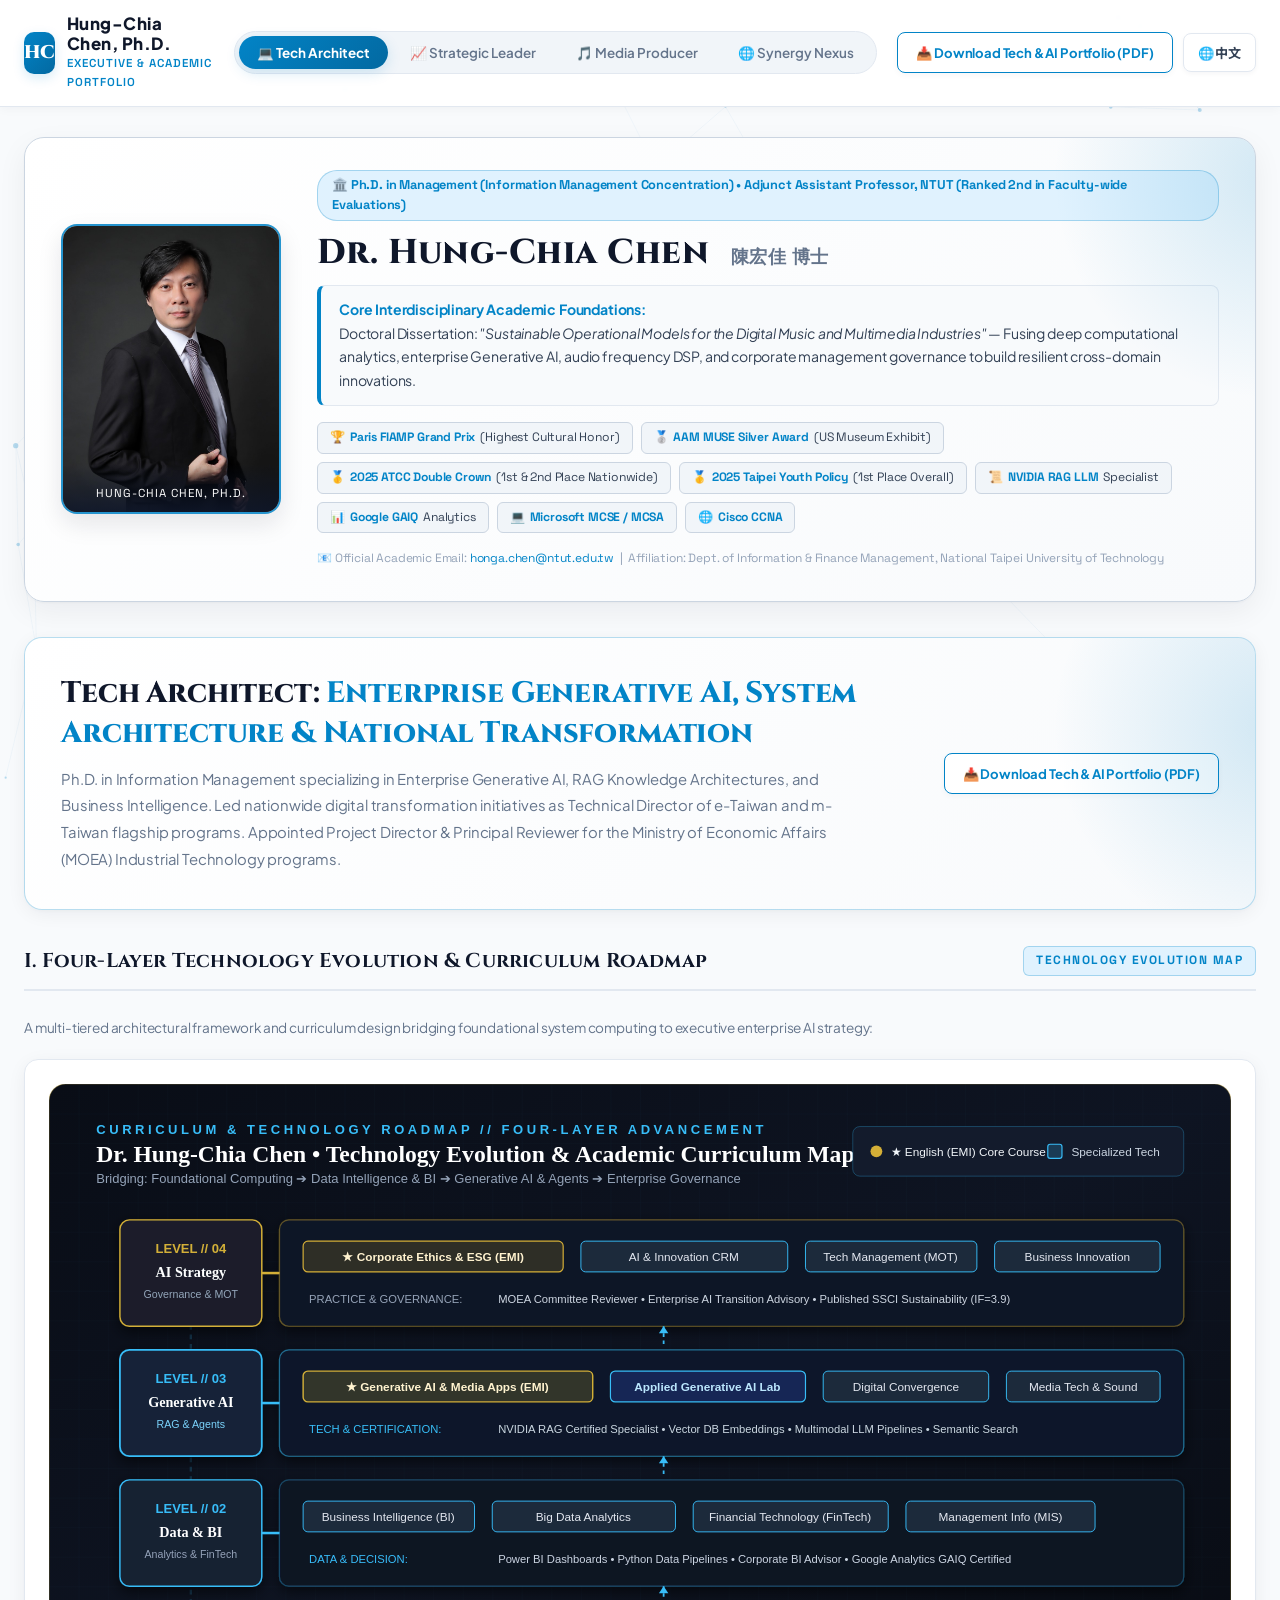
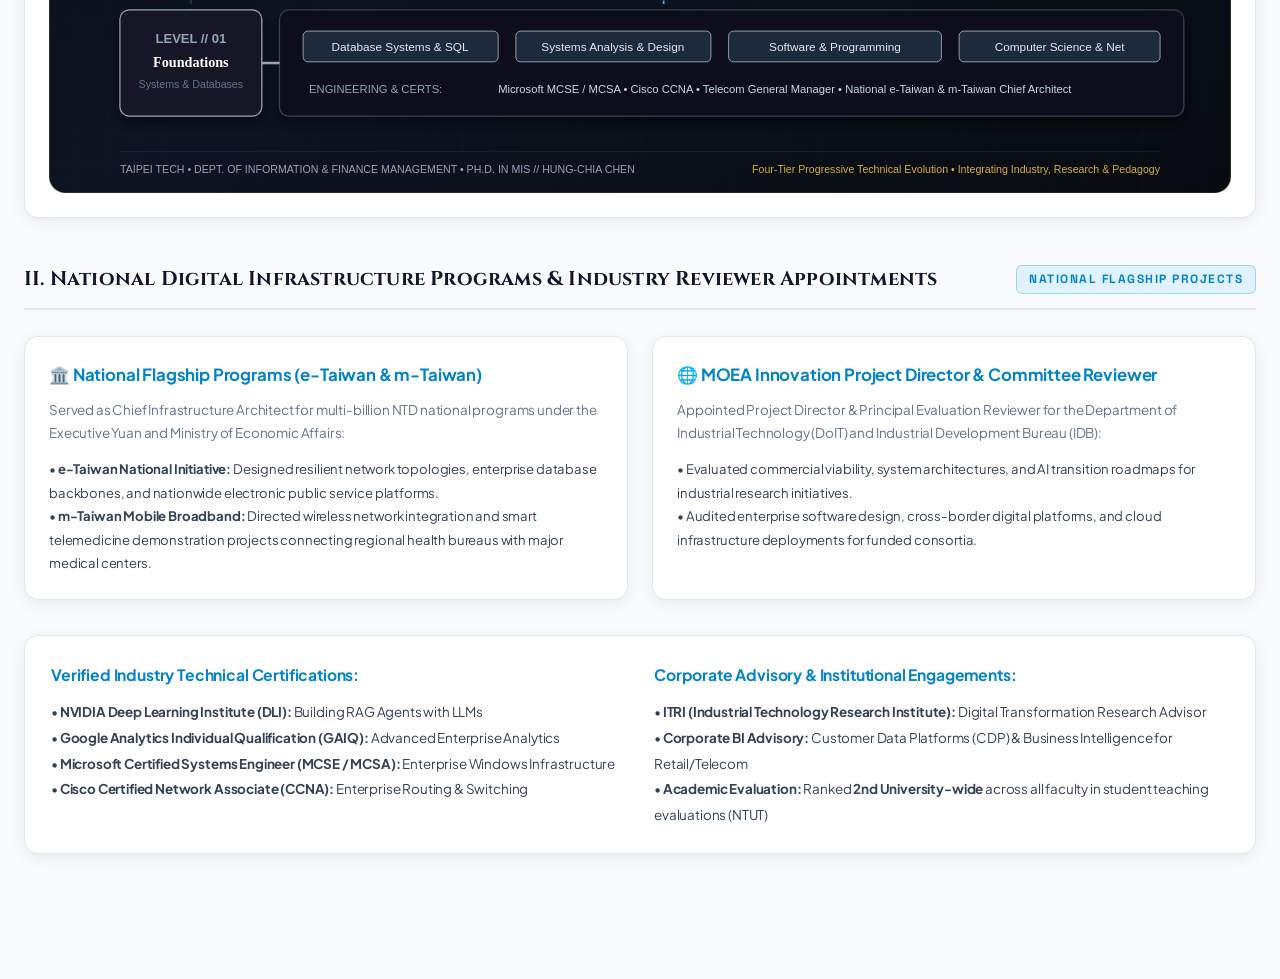
<file: en.html>
<!DOCTYPE html>
<html lang="en">
<head>
  <meta charset="UTF-8">
  <meta name="viewport" content="width=device-width, initial-scale=1.0">
  <title>Dr. Hung-Chia Chen (陳宏佳 博士) | Official Executive Portfolio</title>
  <meta name="description" content="Official executive portfolio of Dr. Hung-Chia Chen, Ph.D. — Information Technology & AI Architect, Strategic Management & Venture Leader, Sound & Digital Media Producer.">
  <link rel="stylesheet" href="css/style.css">
  <link rel="icon" href="data:image/svg+xml,<svg xmlns=%22http://www.w3.org/2000/svg%22 viewBox=%220 0 100 100%22><text y=%22.9em%22 font-size=%2290%22>🏛️</text></svg>">
</head>
<body class="role-tech lang-en">

  <!-- Interactive Dynamic Background Canvas -->
  <canvas id="interactiveCanvas"></canvas>

  <!-- Cinematic Shutter Transition Overlay -->
  <div id="transitionShutter" class="transition-shutter-overlay">
    <div class="shutter-glow-disc">
      <span id="shutterEmblem" class="shutter-emblem-icon">💻</span>
    </div>
    <div id="shutterRoleName" class="shutter-role-name">TECH ARCHITECT</div>
    <div id="shutterSub" class="shutter-subtitle">INFORMATION TECHNOLOGY & AI SYSTEMS</div>
  </div>

  <!-- Executive Frosted Navigation Header -->
  <header class="role-control-header">
    <div class="container role-control-inner">
      <a href="en.html" class="nav-brand">
        <div class="brand-crest">HC</div>
        <div class="brand-text">
          <h1>Hung-Chia Chen, Ph.D.</h1>
          <p>EXECUTIVE & ACADEMIC PORTFOLIO</p>
        </div>
      </a>

      <!-- Role Switcher Pills -->
      <div class="role-pill-tabs">
        <button class="role-pill-btn active" data-role="tech">
          <span>💻 Tech Architect</span>
        </button>
        <button class="role-pill-btn" data-role="strategy">
          <span>📈 Strategic Leader</span>
        </button>
        <button class="role-pill-btn" data-role="media">
          <span>🎵 Media Producer</span>
        </button>
        <button class="role-pill-btn" data-role="all" title="View Cross-Domain Synergy & Interdisciplinary Matrix">
          <span>🌐 Synergy Nexus</span>
        </button>
      </div>

      <!-- Header Action Group (PDF Download & Language Switcher) -->
      <div class="header-action-group">
        <a href="downloads/Dr_Chen_Tech_AI_Portfolio_EN.pdf" download id="rolePdfDownloadBtn" class="btn-download-pdf">
          <span>📥 Download Tech & AI Portfolio (PDF)</span>
        </a>
        <a href="index.html" class="lang-switch-btn" title="切換至繁體中文版">
          <span>🌐 中文</span>
        </a>
      </div>
    </div>
  </header>

  <main>
    <div class="container">

      <!-- ===================================================================
           EXECUTIVE IDENTITY PROFILE CARD
           =================================================================== -->
      <section class="profile-identity-card">
        <div class="profile-photo-wrapper">
          <img src="assets/portrait_web.jpg" alt="Dr. Hung-Chia Chen Official Portrait">
          <div class="profile-photo-tag">HUNG-CHIA CHEN, PH.D.</div>
        </div>

        <div class="profile-details-wrapper">
          <div class="profile-academic-title">
            <span>🏛️ Ph.D. in Management (Information Management Concentration) • Adjunct Assistant Professor, NTUT (Ranked 2nd in Faculty-wide Evaluations)</span>
          </div>

          <div class="profile-name-main">
            Dr. Hung-Chia Chen <span>陳宏佳 博士</span>
          </div>

          <div class="profile-dissertation-box">
            <strong>Core Interdisciplinary Academic Foundations:</strong><br>
            Doctoral Dissertation: <i>"Sustainable Operational Models for the Digital Music and Multimedia Industries"</i> — Fusing deep computational analytics, enterprise Generative AI, audio frequency DSP, and corporate management governance to build resilient cross-domain innovations.
          </div>

          <!-- Verified Accreditations & Honours -->
          <div class="profile-badges-row">
            <span class="profile-cert-chip">🏆 <strong>Paris FIAMP Grand Prix</strong> (Highest Cultural Honor)</span>
            <span class="profile-cert-chip">🥈 <strong>AAM MUSE Silver Award</strong> (US Museum Exhibit)</span>
            <span class="profile-cert-chip">🥇 <strong>2025 ATCC Double Crown</strong> (1st & 2nd Place Nationwide)</span>
            <span class="profile-cert-chip">🥇 <strong>2025 Taipei Youth Policy</strong> (1st Place Overall)</span>
            <span class="profile-cert-chip">📜 <strong>NVIDIA RAG LLM</strong> Specialist</span>
            <span class="profile-cert-chip">📊 <strong>Google GAIQ</strong> Analytics</span>
            <span class="profile-cert-chip">💻 <strong>Microsoft MCSE / MCSA</strong></span>
            <span class="profile-cert-chip">🌐 <strong>Cisco CCNA</strong></span>
          </div>

          <div style="font-family:var(--font-mono); font-size:0.75rem; color:var(--text-dim); margin-top:4px;">
            📧 Official Academic Email: <a href="mailto:honga.chen@ntut.edu.tw" style="color:var(--primary-accent); text-decoration:none;">honga.chen@ntut.edu.tw</a> &nbsp;|&nbsp; Affiliation: Dept. of Information & Finance Management, National Taipei University of Technology
          </div>
        </div>
      </section>

      <!-- ===================================================================
           ROLE 1: TECH ARCHITECT (INFORMATION TECHNOLOGY & AI SYSTEMS)
           =================================================================== -->
      <section id="roleBlockTech" class="role-section-block">
        <div class="role-hero-banner">
          <div>
            <div class="role-hero-title">
              Tech Architect: <span>Enterprise Generative AI, System Architecture & National Transformation</span>
            </div>
            <p class="role-hero-desc">
              Ph.D. in Information Management specializing in Enterprise Generative AI, RAG Knowledge Architectures, and Business Intelligence. Led nationwide digital transformation initiatives as Technical Director of e-Taiwan and m-Taiwan flagship programs. Appointed Project Director & Principal Reviewer for the Ministry of Economic Affairs (MOEA) Industrial Technology programs.
            </p>
          </div>
          <a href="downloads/Dr_Chen_Tech_AI_Portfolio_EN.pdf" download class="btn-download-pdf">
            <span>📥 Download Tech & AI Portfolio (PDF)</span>
          </a>
        </div>

        <!-- 1.1 Four-Layer Curriculum & Technology Roadmap -->
        <div class="sub-title-bar">
          <h3>I. Four-Layer Technology Evolution & Curriculum Roadmap</h3>
          <span class="badge">TECHNOLOGY EVOLUTION MAP</span>
        </div>
        <p style="font-size:0.85rem; color:var(--text-muted); margin-bottom:20px;">
          A multi-tiered architectural framework and curriculum design bridging foundational system computing to executive enterprise AI strategy:
        </p>

        <div class="roadmap-visual-box">
          <img src="assets/tech_curriculum_roadmap_en.svg" alt="Dr. Chen Four-Layer Curriculum and Technology Roadmap">
        </div>

        <!-- 1.2 National Flagship Infrastructure Initiatives -->
        <div class="sub-title-bar" style="margin-top:45px;">
          <h3>II. National Digital Infrastructure Programs & Industry Reviewer Appointments</h3>
          <span class="badge">NATIONAL FLAGSHIP PROJECTS</span>
        </div>

        <div style="display:grid; grid-template-columns: repeat(2, 1fr); gap:24px; margin-bottom:35px;">
          <div style="background:var(--bg-card); border:1px solid var(--border-card); border-radius:14px; padding:24px; box-shadow:var(--shadow-card);">
            <h4 style="color:var(--primary-accent); font-size:1.05rem; margin-bottom:10px;">🏛️ National Flagship Programs (e-Taiwan &amp; m-Taiwan)</h4>
            <p style="font-size:0.84rem; color:var(--text-muted); line-height:1.75; margin-bottom:12px;">
              Served as Chief Infrastructure Architect for multi-billion NTD national programs under the Executive Yuan and Ministry of Economic Affairs:
            </p>
            <ul style="list-style:none; font-size:0.82rem; color:var(--text-main); line-height:1.8;">
              <li>• <strong>e-Taiwan National Initiative:</strong> Designed resilient network topologies, enterprise database backbones, and nationwide electronic public service platforms.</li>
              <li>• <strong>m-Taiwan Mobile Broadband:</strong> Directed wireless network integration and smart telemedicine demonstration projects connecting regional health bureaus with major medical centers.</li>
            </ul>
          </div>

          <div style="background:var(--bg-card); border:1px solid var(--border-card); border-radius:14px; padding:24px; box-shadow:var(--shadow-card);">
            <h4 style="color:var(--primary-accent); font-size:1.05rem; margin-bottom:10px;">🌐 MOEA Innovation Project Director &amp; Committee Reviewer</h4>
            <p style="font-size:0.84rem; color:var(--text-muted); line-height:1.75; margin-bottom:12px;">
              Appointed Project Director &amp; Principal Evaluation Reviewer for the Department of Industrial Technology (DoIT) and Industrial Development Bureau (IDB):
            </p>
            <ul style="list-style:none; font-size:0.82rem; color:var(--text-main); line-height:1.8;">
              <li>• Evaluated commercial viability, system architectures, and AI transition roadmaps for industrial research initiatives.</li>
              <li>• Audited enterprise software design, cross-border digital platforms, and cloud infrastructure deployments for funded consortia.</li>
            </ul>
          </div>
        </div>

        <!-- 1.3 Official Technical Accreditations & Advisory -->
        <div style="background:var(--bg-card); border:1px solid var(--border-card); border-radius:14px; padding:26px; box-shadow:var(--shadow-card); margin-bottom:45px;">
          <div style="display:grid; grid-template-columns: 1fr 1fr; gap:28px;">
            <div>
              <h4 style="font-size:0.98rem; font-weight:700; color:var(--primary-accent); margin-bottom:12px;">Verified Industry Technical Certifications:</h4>
              <ul style="list-style:none; font-size:0.84rem; color:var(--text-main); line-height:1.9;">
                <li>• <strong>NVIDIA Deep Learning Institute (DLI):</strong> Building RAG Agents with LLMs</li>
                <li>• <strong>Google Analytics Individual Qualification (GAIQ):</strong> Advanced Enterprise Analytics</li>
                <li>• <strong>Microsoft Certified Systems Engineer (MCSE / MCSA):</strong> Enterprise Windows Infrastructure</li>
                <li>• <strong>Cisco Certified Network Associate (CCNA):</strong> Enterprise Routing &amp; Switching</li>
              </ul>
            </div>
            <div>
              <h4 style="font-size:0.98rem; font-weight:700; color:var(--primary-accent); margin-bottom:12px;">Corporate Advisory &amp; Institutional Engagements:</h4>
              <ul style="list-style:none; font-size:0.84rem; color:var(--text-main); line-height:1.9;">
                <li>• <strong>ITRI (Industrial Technology Research Institute):</strong> Digital Transformation Research Advisor</li>
                <li>• <strong>Corporate BI Advisory:</strong> Customer Data Platforms (CDP) &amp; Business Intelligence for Retail/Telecom</li>
                <li>• <strong>Academic Evaluation:</strong> Ranked <strong>2nd University-wide</strong> across all faculty in student teaching evaluations (NTUT)</li>
              </ul>
            </div>
          </div>
        </div>
      </section>

      <!-- ===================================================================
           ROLE 2: STRATEGIC LEADER (MANAGEMENT, VENTURE & MENTORSHIP)
           =================================================================== -->
      <section id="roleBlockStrategy" class="role-section-block hidden-role">
        <div class="role-hero-banner">
          <div>
            <div class="role-hero-title">
              Strategic Leader: <span>Cross-Strait Venture Governance, Brand Strategy &amp; Championship Mentorship</span>
            </div>
            <p class="role-hero-desc">
              Serial entrepreneur and C-suite executive with extensive experience establishing cross-strait operating companies in Taipei and mainland tech hubs. Former Telecom General Manager and corporate strategist. Renowned national mentor who coached student teams to an unprecedented <strong>4-year national championship winning streak</strong> in top business competitions across Taiwan.
            </p>
          </div>
          <a href="downloads/Dr_Chen_Strategy_Management_Portfolio_EN.pdf" download class="btn-download-pdf">
            <span>📥 Download Strategic Management Portfolio (PDF)</span>
          </a>
        </div>

        <!-- 2.1 Cross-Strait Entrepreneurship & Executive Roles -->
        <div class="sub-title-bar">
          <h3>I. Cross-Strait Entrepreneurship &amp; Corporate Governance</h3>
          <span class="badge">CROSS-STRAIT ENTREPRENEURSHIP</span>
        </div>

        <div style="display:grid; grid-template-columns: repeat(3, 1fr); gap:24px; margin-bottom:40px;">
          <div style="background:var(--bg-card); border:1px solid var(--border-card); border-radius:14px; padding:24px; box-shadow:var(--shadow-card);">
            <div style="font-size:2rem; margin-bottom:12px;">🏢</div>
            <h4 style="font-size:1.05rem; color:var(--text-pure); margin-bottom:8px; font-weight:700;">Founded Jinghong Creative Tech (Taipei HQ &amp; Mainland Branches)</h4>
            <p style="font-size:0.82rem; color:var(--text-muted); line-height:1.75;">
              Founded and served as CEO, establishing cross-strait branches. Governed venture fundraising, multi-region teams, cross-border e-commerce platforms, and cash flow risk management.
            </p>
          </div>

          <div style="background:var(--bg-card); border:1px solid var(--border-card); border-radius:14px; padding:24px; box-shadow:var(--shadow-card);">
            <div style="font-size:2rem; margin-bottom:12px;">💼</div>
            <h4 style="font-size:1.05rem; color:var(--text-pure); margin-bottom:8px; font-weight:700;">Telecom &amp; Tech C-Suite Executive Leadership</h4>
            <p style="font-size:0.82rem; color:var(--text-muted); line-height:1.75;">
              General Manager of Telecom Platforms at All-Star Telecom; VP of Interactive Technology at Chyau-Fwu Media; Producer / SE at KG Telecom. Extensive operational experience across multiple tech subsidiaries.
            </p>
          </div>

          <div style="background:var(--bg-card); border:1px solid var(--border-card); border-radius:14px; padding:24px; box-shadow:var(--shadow-card);">
            <div style="font-size:2rem; margin-bottom:12px;">🤝</div>
            <h4 style="font-size:1.05rem; color:var(--text-pure); margin-bottom:8px; font-weight:700;">Industry Associations &amp; Civic Governance</h4>
            <p style="font-size:0.82rem; color:var(--text-muted); line-height:1.75;">
              Served as 1st &amp; 2nd Term Vice Chairman of the Taipei Pop Music Industry Association, advising on public policy; Technical Committee Advisor for SOSA Secure Online Shopping Association.
            </p>
          </div>
        </div>

        <!-- 2.2 Championship Mentorship Track Record -->
        <div class="sub-title-bar">
          <h3>II. National Competition Mentorship: The Unbroken Championship Legacy</h3>
          <span class="badge">NATIONAL COMPETITION MENTORSHIP</span>
        </div>

        <div style="background:var(--bg-card); border:1px solid var(--border-card); border-radius:14px; padding:26px; margin-bottom:40px; box-shadow:var(--shadow-card);">
          <div style="display:grid; grid-template-columns:140px 1.5fr 1fr; align-items:center; gap:16px; padding:14px 0; border-bottom:1px solid var(--border-card);">
            <span class="award-badge-pill">Double Crown (1st &amp; 2nd)</span>
            <div style="font-weight:700; color:var(--text-pure);">2025 ATCC 22nd National Collegiate Business Case Competition</div>
            <div style="font-size:0.82rem; color:var(--text-muted);">Coached NTUT student team to defeat 1,000+ teams nationwide, winning both 1st Place &amp; 2nd Place.</div>
          </div>

          <div style="display:grid; grid-template-columns:140px 1.5fr 1fr; align-items:center; gap:16px; padding:14px 0; border-bottom:1px solid var(--border-card);">
            <span class="award-badge-pill">National 2nd Place</span>
            <div style="font-weight:700; color:var(--text-pure);">2026 ATCC 23rd National Collegiate Business Case Competition</div>
            <div style="font-size:0.82rem; color:var(--text-muted);">Guided team to consecutive grand finals appearances, securing the National First Runner-Up distinction.</div>
          </div>

          <div style="display:grid; grid-template-columns:140px 1.5fr 1fr; align-items:center; gap:16px; padding:14px 0; border-bottom:1px solid var(--border-card);">
            <span class="award-badge-pill">Overall Champion</span>
            <div style="font-weight:700; color:var(--text-pure);">2025 Taipei Youth Bureau Policy Innovation Contest</div>
            <div style="font-size:0.82rem; color:var(--text-muted);">Mentored youth team in smart city policy formulation, winning 1st Place Overall Championship from Taipei City.</div>
          </div>

          <div style="display:grid; grid-template-columns:140px 1.5fr 1fr; align-items:center; gap:16px; padding:14px 0;">
            <span class="award-badge-pill" style="background:#E0F2FE; border-color:#0284C7; color:#0284C7;">Excellence / Top 6</span>
            <div style="font-weight:700; color:var(--text-pure);">2024 MOTC Tourism OpenData Hackathon &amp; TBSA Nationals</div>
            <div style="font-size:0.82rem; color:var(--text-muted);">Awarded MOTC Top Honor and TBSA National Finalist for data-driven sustainable tourism routing platform.</div>
          </div>
        </div>

        <!-- 2.3 Strategic Core Competencies -->
        <div class="sub-title-bar">
          <h3>III. Strategic Core Competencies &amp; Executive Pedagogy</h3>
          <span class="badge">MANAGEMENT EXCELLENCE</span>
        </div>

        <div style="display:grid; grid-template-columns: repeat(3, 1fr); gap:24px; margin-bottom:45px;">
          <div style="background:var(--bg-card); border:1px solid var(--border-card); border-radius:12px; padding:22px; box-shadow:var(--shadow-card);">
            <h4 style="font-size:1rem; color:var(--text-pure); margin-bottom:8px; font-weight:700;">💡 Venture Incubation &amp; Business Modeling</h4>
            <p style="font-size:0.82rem; color:var(--text-muted); line-height:1.75;">
              Instruction in Business Model Canvas (BMC), disruptive pricing structures, venture financial feasibility forecasting, and pitch deck development.
            </p>
          </div>
          <div style="background:var(--bg-card); border:1px solid var(--border-card); border-radius:12px; padding:22px; box-shadow:var(--shadow-card);">
            <h4 style="font-size:1rem; color:var(--text-pure); margin-bottom:8px; font-weight:700;">📊 Big Data Marketing &amp; Consumer Insights</h4>
            <p style="font-size:0.82rem; color:var(--text-muted); line-height:1.75;">
              Synthesizing Google Analytics (GAIQ) data with CRM behavioral models to derive actionable conversion funnels and consumer lifetime value (CLV).
            </p>
          </div>
          <div style="background:var(--bg-card); border:1px solid var(--border-card); border-radius:12px; padding:22px; box-shadow:var(--shadow-card);">
            <h4 style="font-size:1rem; color:var(--text-pure); margin-bottom:8px; font-weight:700;">💎 Corporate Ethics &amp; ESG Governance</h4>
            <p style="font-size:0.82rem; color:var(--text-pure); font-size:0.82rem; color:var(--text-muted); line-height:1.75;">
              Teaching official EMI English curriculum in Corporate Ethics and Sustainability, ESG compliance frameworks, and long-term brand equity governance.
            </p>
          </div>
        </div>
      </section>

      <!-- ===================================================================
           ROLE 3: MEDIA PRODUCER (SOUND ENGINEERING & DIGITAL MEDIA)
           =================================================================== -->
      <section id="roleBlockMedia" class="role-section-block hidden-role">
        <div class="role-hero-banner">
          <div>
            <div class="role-hero-title">
              Media Producer: <span>Platinum Sound Engineering &amp; International Grand Prix Honors</span>
            </div>
            <p class="role-hero-desc">
              Accomplished music producer and senior recording engineer with credits on 13 landmark multi-platinum albums at Rock Records. Winner of the global museum multimedia highest honor, the Paris FIAMP <strong>Grand Prix</strong>, and the American Alliance of Museums (AAM) <strong>MUSE Silver Award</strong> for National Palace Museum interactive audio-visual masterworks.
            </p>
          </div>
          <a href="downloads/Dr_Chen_Digital_Media_Portfolio_EN.pdf" download class="btn-download-pdf">
            <span>📥 Download Sound &amp; Media Portfolio (PDF)</span>
          </a>
        </div>

        <!-- 3.1 International Cultural Honors Table -->
        <div class="sub-title-bar">
          <h3>I. International &amp; National Honors in Cultural Multimedia</h3>
          <span class="badge">GLOBAL HONORS ARCHIVAL LIST</span>
        </div>
        <p style="font-size:0.85rem; color:var(--text-muted); margin-bottom:20px;">
          Official documentation of international cultural awards won by Dr. Hung-Chia Chen representing Taiwan's digital museum initiatives:
        </p>

        <table class="awards-structured-table">
          <thead>
            <tr>
              <th style="width:75px;">Year</th>
              <th style="width:170px;">Award Distinction</th>
              <th style="width:230px;">Production Title</th>
              <th style="width:170px;">Host Organization &amp; City</th>
              <th>Executive &amp; Technical Role</th>
            </tr>
          </thead>
          <tbody>
            <tr>
              <td><strong>2006</strong></td>
              <td><span class="award-badge-pill">👑 Grand Prix (Highest Honor)</span></td>
              <td><strong>National Palace Museum: <i>The Essence of Jade</i></strong><br><span style="font-size:0.75rem; color:var(--text-dim);">Multimedia Laser Disc &amp; Web Portal</span></td>
              <td><strong>FIAMP / AVICOM</strong><br><span class="location-chip">📍 Paris, France</span></td>
              <td>Project Director &amp; Audio Supervisor. Directed surround acoustic design and bilingual database engine.</td>
            </tr>
            <tr>
              <td><strong>2002</strong></td>
              <td><span class="award-badge-pill silver">🥈 MUSE Silver Award</span></td>
              <td><strong>National Palace Museum: <i>Buddhist Illustrations</i></strong><br><span style="font-size:0.75rem; color:var(--text-dim);">Tibetan-Chinese Sacred Art CD-ROM</span></td>
              <td><strong>AAM MUSE Awards</strong><br><span class="location-chip">📍 Washington D.C., USA</span></td>
              <td>Production Director &amp; Sound Designer. Orchestrated digital archival preservation and sacred audio scoring.</td>
            </tr>
            <tr>
              <td><strong>2002</strong></td>
              <td><span class="award-badge-pill" style="background:#F1F5F9; border-color:#94A3B8; color:#334155;">⭐ Golden Learning Award</span></td>
              <td><strong>National Palace Museum: <i>Tibetan-Chinese Arts</i></strong></td>
              <td><strong>Ministry of Education</strong><br><span class="location-chip">📍 Taipei, Taiwan</span></td>
              <td>Senior Technical Director &amp; Composer. Awarded for premier educational multimedia design.</td>
            </tr>
            <tr>
              <td><strong>2001</strong></td>
              <td><span class="award-badge-pill">⭐ Top Digital Content Award</span></td>
              <td><strong>National Palace Museum: <i>Age of the Great Khan</i></strong></td>
              <td><strong>Ministry of Economic Affairs</strong><br><span class="location-chip">📍 Taipei, Taiwan</span></td>
              <td>Audio Director &amp; Project Lead. Symphonic historical orchestration and interactive user navigation.</td>
            </tr>
            <tr>
              <td><strong>2001</strong></td>
              <td><span class="award-badge-pill silver">Honorable Mention</span></td>
              <td><strong>National Palace Museum: <i>Age of the Great Khan</i></strong></td>
              <td><strong>AAM MUSE Awards</strong><br><span class="location-chip">📍 Washington D.C., USA</span></td>
              <td>Audio Engineer. Recognized for historical soundscape recreation and intuitive UI.</td>
            </tr>
          </tbody>
        </table>

        <!-- Spotlights: The Paris FIAMP & US AAM Medals -->
        <div class="awards-spotlight-double">
          <div class="award-grand-card">
            <div>
              <div style="font-family:var(--font-mono); font-size:0.75rem; color:var(--primary-accent); letter-spacing:1px; margin-bottom:6px;">AVICOM / ICOM • PARIS, FRANCE</div>
              <h4 style="font-size:1.15rem; font-weight:700; color:var(--text-pure);">FIAMP International Audiovisual Grand Prix (Highest Honor)</h4>
              <div class="award-medal-hero-display">
                <img src="assets/medal_fiamp_grandprix.svg" alt="FIAMP Grand Prix Gold Medal">
              </div>
              <p style="font-size:0.83rem; color:var(--text-muted); line-height:1.7;">
                Considered the Oscars of the museum multimedia world. Dr. Chen served as Project Director &amp; Audio Supervisor for the National Palace Museum's <i>The Essence of Jade</i>, winning the prestigious Grand Prix against top global cultural institutions.
              </p>
            </div>
          </div>

          <div class="award-grand-card silver">
            <div>
              <div style="font-family:var(--font-mono); font-size:0.75rem; color:var(--primary-accent); letter-spacing:1px; margin-bottom:6px;">AMERICAN ALLIANCE OF MUSEUMS • USA</div>
              <h4 style="font-size:1.15rem; font-weight:700; color:var(--text-pure);">AAM MUSE Awards • Silver Award (MUSE Silver)</h4>
              <div class="award-medal-hero-display">
                <img src="assets/medal_aam_muse_silver.svg" alt="AAM MUSE Silver Medal">
              </div>
              <p style="font-size:0.83rem; color:var(--text-muted); line-height:1.7;">
                Hosted by the American Alliance of Museums Media &amp; Technology Committee. Dr. Chen directed production and composed original classical scores for the National Palace Museum's <i>Buddhist Illustrations</i>, capturing the Silver Award.
              </p>
            </div>
          </div>
        </div>

        <!-- Institutional Verification Logos -->
        <div class="awards-org-strip">
          <div class="org-logo-item">
            <img src="assets/logo_npm.svg" alt="National Palace Museum Official Logo">
          </div>
          <div class="org-logo-item">
            <img src="assets/logo_icom_avicom.svg" alt="FIAMP / AVICOM ICOM Official Logo">
          </div>
          <div class="org-logo-item">
            <img src="assets/logo_aam.svg" alt="American Alliance of Museums AAM Official Logo">
          </div>
        </div>

                <!-- 3.2 Selected Discography: 13 Landmark Multi-Platinum Albums -->
        <div class="sub-title-bar" style="margin-top:50px;">
          <h3>II. Mandopop Platinum Discography (13 Landmark Master Recordings)</h3>
          <span class="badge">13 MASTER RECORDINGS</span>
        </div>

        <p style="font-size:0.88rem; color:var(--primary-light); margin-bottom:28px; line-height:1.8; background:rgba(212,175,55,0.08); padding:14px 20px; border-radius:10px; border-left:4px solid var(--primary-accent);">
          <strong>During tenure at Rock Records (Ferryman Music Production), deeply engaged in recording engineering and album production for landmark multi-platinum albums during the golden age of Mandopop.</strong>
          <br><small style="color:var(--text-muted);">Each master album features high-resolution cover artwork in physical LP format. Hover to trigger 3D relief effects and slide out authentic vinyl records:</small>
        </p>

        <div class="collector-vinyl-gallery">
          <!-- Album 01 -->
          <div class="collector-lp-card">
            <div class="lp-sleeve-stage">
              <div class="lp-jacket">
                <img src="assets/real_cover_friends.jpg" alt="Emil Chau Friends Album">
              </div>
              <div class="lp-vinyl-disc">
                <div class="lp-vinyl-label">
                  <span>ROCK</span>
                  <div class="lp-spindle-hole"></div>
                  <span>MASTER</span>
                </div>
              </div>
            </div>
            <div class="lp-info-box">
              <div class="lp-meta-row">
                <span class="lp-index-num">#01 / 13</span>
                <span>PLATINUM CERTIFIED</span>
              </div>
              <div class="lp-album-title">Emil Chau (周華健) — <i>Friends (朋友)</i></div>
              <div class="lp-artist-year">🎙️ 1997 • Rock Records / Ferryman Music</div>
              <div class="lp-role-highlight">✦ Recording Engineer. Milestone anthem with over 1M+ sales across Asia.</div>
              <div class="lp-cat-foot">
                <span>CAT. ROCK-RD-1388</span>
                <span>ROLLING STONE / BAIDUREN</span>
              </div>
            </div>
          </div>

          <!-- Album 02 -->
          <div class="collector-lp-card">
            <div class="lp-sleeve-stage">
              <div class="lp-jacket">
                <img src="assets/real_cover_whoami.jpg" alt="Jackie Chan Who Am I Soundtrack">
              </div>
              <div class="lp-vinyl-disc">
                <div class="lp-vinyl-label">
                  <span>ROCK</span>
                  <div class="lp-spindle-hole"></div>
                  <span>MASTER</span>
                </div>
              </div>
            </div>
            <div class="lp-info-box">
              <div class="lp-meta-row">
                <span class="lp-index-num">#02 / 13</span>
                <span>ORIGINAL MOTION PICTURE</span>
              </div>
              <div class="lp-album-title">Jackie Chan (成龍) — <i>Who Am I? (我是誰)</i></div>
              <div class="lp-artist-year">🎙️ 1998 • Golden Harvest / Rock Records</div>
              <div class="lp-role-highlight">✦ Recording Engineer for Hollywood film original theme song and soundtrack score.</div>
              <div class="lp-cat-foot">
                <span>CAT. ROCK-RD-1440</span>
                <span>GOLDEN HARVEST / ROCK</span>
              </div>
            </div>
          </div>

          <!-- Album 03 -->
          <div class="collector-lp-card">
            <div class="lp-sleeve-stage">
              <div class="lp-jacket">
                <img src="assets/real_cover_storyteller.jpg" alt="Emil Chau Storyteller Album">
              </div>
              <div class="lp-vinyl-disc">
                <div class="lp-vinyl-label">
                  <span>ROCK</span>
                  <div class="lp-spindle-hole"></div>
                  <span>MASTER</span>
                </div>
              </div>
            </div>
            <div class="lp-info-box">
              <div class="lp-meta-row">
                <span class="lp-index-num">#03 / 13</span>
                <span>MULTI-PLATINUM</span>
              </div>
              <div class="lp-album-title">Emil Chau (周華健) — <i>Storyteller (有故事的人)</i></div>
              <div class="lp-artist-year">🎙️ 1998 • Rock Records / Ferryman Music</div>
              <div class="lp-role-highlight">✦ Vocal tracking engineer and acoustic mixing producer for classic ballads.</div>
              <div class="lp-cat-foot">
                <span>CAT. ROCK-RD-1466</span>
                <span>ROLLING STONE / BAIDUREN</span>
              </div>
            </div>
          </div>

          <!-- Album 04 -->
          <div class="collector-lp-card">
            <div class="lp-sleeve-stage">
              <div class="lp-jacket">
                <img src="assets/real_cover_duck.jpg" alt="Tarcy Su Duck Album">
              </div>
              <div class="lp-vinyl-disc">
                <div class="lp-vinyl-label">
                  <span>ROCK</span>
                  <div class="lp-spindle-hole"></div>
                  <span>MASTER</span>
                </div>
              </div>
            </div>
            <div class="lp-info-box">
              <div class="lp-meta-row">
                <span class="lp-index-num">#04 / 13</span>
                <span>PLATINUM CERTIFIED</span>
              </div>
              <div class="lp-album-title">Tarcy Su (蘇慧倫) — <i>Duck (鴨子)</i></div>
              <div class="lp-artist-year">🎙️ 1996 • Rock Records</div>
              <div class="lp-role-highlight">✦ Vocal tracking and remix engineer. Over 500,000 copies sold in Taiwan.</div>
              <div class="lp-cat-foot">
                <span>CAT. ROCK-RD-1378</span>
                <span>ROLLING STONE MANDARIN</span>
              </div>
            </div>
          </div>

          <!-- Album 05 -->
          <div class="collector-lp-card">
            <div class="lp-sleeve-stage">
              <div class="lp-jacket">
                <img src="assets/real_cover_fool.jpg" alt="Tarcy Su Fool Album">
              </div>
              <div class="lp-vinyl-disc">
                <div class="lp-vinyl-label">
                  <span>ROCK</span>
                  <div class="lp-spindle-hole"></div>
                  <span>MASTER</span>
                </div>
              </div>
            </div>
            <div class="lp-info-box">
              <div class="lp-meta-row">
                <span class="lp-index-num">#05 / 13</span>
                <span>MULTI-PLATINUM</span>
              </div>
              <div class="lp-album-title">Tarcy Su (蘇慧倫) — <i>Fool (傻瓜)</i></div>
              <div class="lp-artist-year">🎙️ 1997 • Rock Records</div>
              <div class="lp-role-highlight">✦ Recording Engineer. Leading pop trend in Asia with the iconic haircut wave.</div>
              <div class="lp-cat-foot">
                <span>CAT. ROCK-RD-1410</span>
                <span>ROLLING STONE MANDARIN</span>
              </div>
            </div>
          </div>

          <!-- Album 06 -->
          <div class="collector-lp-card">
            <div class="lp-sleeve-stage">
              <div class="lp-jacket">
                <img src="assets/real_cover_my_o_my.jpg" alt="Emil Chau My Oh My Album">
              </div>
              <div class="lp-vinyl-disc">
                <div class="lp-vinyl-label">
                  <span>ROCK</span>
                  <div class="lp-spindle-hole"></div>
                  <span>MASTER</span>
                </div>
              </div>
            </div>
            <div class="lp-info-box">
              <div class="lp-meta-row">
                <span class="lp-index-num">#06 / 13</span>
                <span>INTERNATIONAL ENGLISH</span>
              </div>
              <div class="lp-album-title">Emil Chau (周華健) — <i>My Oh My</i></div>
              <div class="lp-artist-year">🎙️ 1999 • Rock Records / Ferryman Music</div>
              <div class="lp-role-highlight">✦ Vocal tracking and acoustic engineering for international English release.</div>
              <div class="lp-cat-foot">
                <span>CAT. ROCK-ROD-5211</span>
                <span>BAIDUREN PRODUCTION</span>
              </div>
            </div>
          </div>

          <!-- Album 07 -->
          <div class="collector-lp-card">
            <div class="lp-sleeve-stage">
              <div class="lp-jacket">
                <img src="assets/real_cover_life.jpg" alt="Emil Chau Living Life Cantonese Album">
              </div>
              <div class="lp-vinyl-disc">
                <div class="lp-vinyl-label">
                  <span>ROCK</span>
                  <div class="lp-spindle-hole"></div>
                  <span>MASTER</span>
                </div>
              </div>
            </div>
            <div class="lp-info-box">
              <div class="lp-meta-row">
                <span class="lp-index-num">#07 / 13</span>
                <span>CANTONESE MASTERPIECE</span>
              </div>
              <div class="lp-album-title">Emil Chau (周華健) — <i>Living Life (生·生活)</i></div>
              <div class="lp-artist-year">🎙️ 1996 • Rock Records Hong Kong</div>
              <div class="lp-role-highlight">✦ Recording Engineer. Swept Hong Kong music charts and radio awards.</div>
              <div class="lp-cat-foot">
                <span>CAT. ROCK-ROD-5140</span>
                <span>ROCK HONG KONG</span>
              </div>
            </div>
          </div>

          <!-- Album 08 -->
          <div class="collector-lp-card">
            <div class="lp-sleeve-stage">
              <div class="lp-jacket">
                <img src="assets/real_cover_live97.jpg" alt="Emil Chau 1997 Live Tour Album">
              </div>
              <div class="lp-vinyl-disc">
                <div class="lp-vinyl-label">
                  <span>ROCK</span>
                  <div class="lp-spindle-hole"></div>
                  <span>MASTER</span>
                </div>
              </div>
            </div>
            <div class="lp-info-box">
              <div class="lp-meta-row">
                <span class="lp-index-num">#08 / 13</span>
                <span>LIVE TOUR DOUBLE LP</span>
              </div>
              <div class="lp-album-title">Emil Chau — <i>1997 Tour Live Commemorative</i></div>
              <div class="lp-artist-year">🎙️ 1997 • Rock Records / Baiduren</div>
              <div class="lp-role-highlight">✦ Live recording engineer, acoustic mixing, and audience ambient calibration.</div>
              <div class="lp-cat-foot">
                <span>CAT. ROCK-RD-1425</span>
                <span>LIVE CONCERT SERIES</span>
              </div>
            </div>
          </div>

          <!-- Album 09 -->
          <div class="collector-lp-card">
            <div class="lp-sleeve-stage">
              <div class="lp-jacket">
                <img src="assets/real_cover_xfile.jpg" alt="Tarcy Su X-File Best Album">
              </div>
              <div class="lp-vinyl-disc">
                <div class="lp-vinyl-label">
                  <span>ROCK</span>
                  <div class="lp-spindle-hole"></div>
                  <span>MASTER</span>
                </div>
              </div>
            </div>
            <div class="lp-info-box">
              <div class="lp-meta-row">
                <span class="lp-index-num">#09 / 13</span>
                <span>CANTONESE GOLDEN COMPILATION</span>
              </div>
              <div class="lp-album-title">Tarcy Su (蘇慧倫) — <i>X-File Best Hits</i></div>
              <div class="lp-artist-year">🎙️ 1996 • Rock Records Hong Kong</div>
              <div class="lp-role-highlight">✦ Studio vocal tracking, remix balancing, and master assembly.</div>
              <div class="lp-cat-foot">
                <span>CAT. ROCK-ROD-5125</span>
                <span>ROCK HONG KONG</span>
              </div>
            </div>
          </div>

          <!-- Album 10 -->
          <div class="collector-lp-card">
            <div class="lp-sleeve-stage">
              <div class="lp-jacket">
                <img src="assets/real_cover_insomnia.jpg" alt="Chyi Chin Album">
              </div>
              <div class="lp-vinyl-disc">
                <div class="lp-vinyl-label">
                  <span>ROCK</span>
                  <div class="lp-spindle-hole"></div>
                  <span>MASTER</span>
                </div>
              </div>
            </div>
            <div class="lp-info-box">
              <div class="lp-meta-row">
                <span class="lp-index-num">#10 / 13</span>
                <span>POETIC FOLK ROCK</span>
              </div>
              <div class="lp-album-title">Chyi Chin (齊秦) — <i>Midnight Projects &amp; Singles</i></div>
              <div class="lp-artist-year">🎙️ 1998 • What's Music / Rock</div>
              <div class="lp-role-highlight">✦ Vocal tracking, acoustic guitar balancing, and analog warmth mastering.</div>
              <div class="lp-cat-foot">
                <span>CAT. ROCK-WM-9812</span>
                <span>WHAT'S MUSIC TAIWAN</span>
              </div>
            </div>
          </div>

          <!-- Album 11 -->
          <div class="collector-lp-card">
            <div class="lp-sleeve-stage">
              <div class="lp-jacket">
                <img src="assets/real_cover_enough.jpg" alt="Walkie Talkie Sisterhood Album">
              </div>
              <div class="lp-vinyl-disc">
                <div class="lp-vinyl-label">
                  <span>ROCK</span>
                  <div class="lp-spindle-hole"></div>
                  <span>MASTER</span>
                </div>
              </div>
            </div>
            <div class="lp-info-box">
              <div class="lp-meta-row">
                <span class="lp-index-num">#11 / 13</span>
                <span>GOLDEN DUO DEBUT</span>
              </div>
              <div class="lp-album-title">Walkie Talkie (錦繡二重唱) — <i>Sisterhood</i></div>
              <div class="lp-artist-year">🎙️ 1998 • Rock Records</div>
              <div class="lp-role-highlight">✦ Multi-harmony vocal tracking, acoustic layering, and debut album tracking.</div>
              <div class="lp-cat-foot">
                <span>CAT. ROCK-RD-1455</span>
                <span>ROLLING STONE TAIWAN</span>
              </div>
            </div>
          </div>

          <!-- Album 12 -->
          <div class="collector-lp-card">
            <div class="lp-sleeve-stage">
              <div class="lp-jacket">
                <img src="assets/real_cover_lidu98.jpg" alt="Lidu Enough Album">
              </div>
              <div class="lp-vinyl-disc">
                <div class="lp-vinyl-label">
                  <span>ROCK</span>
                  <div class="lp-spindle-hole"></div>
                  <span>MASTER</span>
                </div>
              </div>
            </div>
            <div class="lp-info-box">
              <div class="lp-meta-row">
                <span class="lp-index-num">#12 / 13</span>
                <span>BALLAD COMPILATION</span>
              </div>
              <div class="lp-album-title">Lidu (李度) &amp; Rock Stars — <i>Enough / 98 Best</i></div>
              <div class="lp-artist-year">🎙️ 1998 • Rock Records / Baiduren</div>
              <div class="lp-role-highlight">✦ Emotional vocal tracking, brass section mix, and compilation mastering.</div>
              <div class="lp-cat-foot">
                <span>CAT. ROCK-RD-1478</span>
                <span>BAIDUREN SERIES</span>
              </div>
            </div>
          </div>

          <!-- Album 13 -->
          <div class="collector-lp-card">
            <div class="lp-sleeve-stage">
              <div class="lp-jacket">
                <img src="assets/real_cover_leslie.jpg" alt="Leslie Cheung Printemps Album">
              </div>
              <div class="lp-vinyl-disc">
                <div class="lp-vinyl-label">
                  <span>ROCK</span>
                  <div class="lp-spindle-hole"></div>
                  <span>MASTER</span>
                </div>
              </div>
            </div>
            <div class="lp-info-box">
              <div class="lp-meta-row">
                <span class="lp-index-num">#13 / 13</span>
                <span>MANDOPOP MASTERPIECE</span>
              </div>
              <div class="lp-album-title">Leslie Cheung (張國榮) — <i>Printemps (春)</i></div>
              <div class="lp-artist-year">🎙️ 1998 • Rock Records</div>
              <div class="lp-role-highlight">✦ Participated in recording production and vocal engineering for the legendary pop icon.</div>
              <div class="lp-cat-foot">
                <span>CAT. ROCK-ROD-5188</span>
                <span>ROLLING STONE MANDARIN</span>
              </div>
            </div>
          </div>
        </div>


        <!-- 3.3 Historical CD-ROM Jewel Case Packaging Series -->
        <div class="sub-title-bar" style="margin-top:50px;">
          <h3>III. National Palace Museum Interactive CD-ROM Packaging Series</h3>
          <span class="badge">CD-ROM ARCHIVE DESIGN</span>
        </div>
        <p style="font-size:0.85rem; color:var(--text-muted); margin-bottom:24px;">
          Directed representative interactive CD-ROM publications for the National Palace Museum, featuring customized jewel cases, laser disc authoring, bilingual database engines, and original symphonic scoring:
        </p>

        <div class="cdrom-packaging-grid">
          <!-- CD 1: The Essence of Jade -->
          <div class="cdrom-package-card">
            <div class="cdrom-visual-wrap">
              <img src="assets/cdrom_packaging_jade.svg" alt="NPM Essence of Jade Packaging">
            </div>
            <div style="font-family:var(--font-display); font-size:1.1rem; font-weight:700; color:var(--text-pure); margin-bottom:4px;">
              National Palace Museum: <i>The Essence of Jade</i>
            </div>
            <div style="font-family:var(--font-mono); font-size:0.78rem; color:var(--primary-accent); margin-bottom:8px;">
              👑 Paris FIAMP 2006 Grand Prix (Global 1st Place)
            </div>
            <p style="font-size:0.8rem; color:var(--text-muted); line-height:1.65;">
              Served as Project Director and Audio Supervisor. Fused surround acoustics with ancient jade cultural curation, winning the world's highest cultural multimedia award.
            </p>
          </div>

          <!-- CD 2: Buddhist Illustrations -->
          <div class="cdrom-package-card">
            <div class="cdrom-visual-wrap">
              <img src="assets/cdrom_packaging_buddha.svg" alt="NPM Buddhist Illustrations Packaging">
            </div>
            <div style="font-family:var(--font-display); font-size:1.1rem; font-weight:700; color:var(--text-pure); margin-bottom:4px;">
              National Palace Museum: <i>Buddhist Illustrations</i>
            </div>
            <div style="font-family:var(--font-mono); font-size:0.78rem; color:var(--text-muted); font-weight:600; margin-bottom:8px;">
              🥈 US AAM MUSE Awards Silver Medal
            </div>
            <p style="font-size:0.8rem; color:var(--text-muted); line-height:1.65;">
              Production Director &amp; Composer. Preserved sacred Tibetan-Chinese religious illustrations, capturing the American Alliance of Museums Silver Medal.
            </p>
          </div>

          <!-- CD 3: Age of the Great Khan -->
          <div class="cdrom-package-card">
            <div class="cdrom-visual-wrap">
              <img src="assets/cdrom_packaging_khan.svg" alt="NPM Age of the Great Khan Packaging">
            </div>
            <div style="font-family:var(--font-display); font-size:1.1rem; font-weight:700; color:var(--text-pure); margin-bottom:4px;">
              National Palace Museum: <i>Age of the Great Khan</i>
            </div>
            <div style="font-family:var(--font-mono); font-size:0.78rem; color:var(--primary-accent); margin-bottom:8px;">
              ⭐ MOEA Digital Content Award &amp; AAM Honors
            </div>
            <p style="font-size:0.8rem; color:var(--text-muted); line-height:1.65;">
              Audio Director &amp; Project Lead. Recreated the epic historical soundscape of the Mongol Yuan Empire, recognized with MOEA and AAM honors.
            </p>
          </div>
        </div>

        <!-- 3.4 Live Concerts & Broadcast Scoring -->
        <div style="margin-top:50px;">
          <div class="sub-title-bar">
            <h3>IV. Large-Scale Concert Sound Engineering &amp; Broadcast Music Direction</h3>
            <span class="badge">CONCERT SOUND &amp; BROADCAST</span>
          </div>

          <div style="display:grid; grid-template-columns: repeat(2, 1fr); gap:24px; margin-bottom:45px;">
            <div style="background:var(--bg-card); border:1px solid var(--border-card); border-radius:14px; padding:24px; box-shadow:var(--shadow-card);">
              <h4 style="font-size:1.05rem; color:var(--text-pure); margin-bottom:10px; font-weight:700;">🎤 Taipei City New Year's Eve Countdown Concerts</h4>
              <p style="font-size:0.84rem; color:var(--text-muted); line-height:1.8;">
                Served as Music Director for consecutive years for Taiwan's largest annual live countdown event at Taipei Civic Plaza (100,000+ audience). Managed multi-channel live front-of-house (FOH) mixes, broadcast audio satellite links, and A-list headline artist monitoring.
              </p>
            </div>
            <div style="background:var(--bg-card); border:1px solid var(--border-card); border-radius:14px; padding:24px; box-shadow:var(--shadow-card);">
              <h4 style="font-size:1.05rem; color:var(--text-pure); margin-bottom:10px; font-weight:700;">📻 National Television &amp; Radio Signature Scoring</h4>
              <p style="font-size:0.84rem; color:var(--text-muted); line-height:1.8;">
                Composed and produced official station jingles, signature station IDs, and drama scores for major Taiwanese television and radio networks. Conducted full orchestral studio recording sessions and commercial master assemblies.
              </p>
            </div>
          </div>
        </div>
      </section>

      <!-- ===================================================================
           ROLE 4: SYNERGY NEXUS (TRIPLE-DOMAIN INTEGRATION MATRIX)
           =================================================================== -->
      <section id="roleBlockAll" class="role-section-block hidden-role">
        <div class="role-hero-banner" style="border-color:var(--primary-border); background:linear-gradient(135deg, #FFFFFF 0%, #F8FAFC 100%);">
          <div>
            <div class="role-hero-title">
              Synergy Nexus: <span>Computing × Strategy × Digital Media</span>
            </div>
            <p class="role-hero-desc">
              Dr. Hung-Chia Chen embodies a rare synthesis of analytical computational depth, entrepreneurial business acumen, and world-class digital media artistry. This curated nexus systematically articulates his multi-domain integration, verified competency relationships, and landmark cross-disciplinary impact.
            </p>
          </div>
          <a href="downloads/Dr_Chen_Full_Comprehensive_Portfolio_EN.pdf" download class="btn-download-pdf">
            <span>📥 Download Comprehensive Portfolio (PDF)</span>
          </a>
        </div>

        <!-- 4.1 Triple-Domain Conceptual Pillars -->
        <div class="trinity-nexus-grid">
          <!-- Pillar 1: Computing -->
          <div class="trinity-domain-hub" style="border-top:3px solid #0284C7;">
            <div class="trinity-hub-icon">💻</div>
            <div class="trinity-hub-title">Computing Infrastructure</div>
            <div class="trinity-hub-subtitle">DATA, AI &amp; ARCHITECTURE</div>
            <ul class="trinity-hub-skills">
              <li>✦ <strong>Generative AI:</strong> NVIDIA RAG LLM Specialist</li>
              <li>✦ <strong>Enterprise Systems:</strong> Microsoft MCSE / Cisco CCNA</li>
              <li>✦ <strong>Algorithmic Research:</strong> Deep Learning Audio DSP (SSCI)</li>
              <li>✦ <strong>National Initiatives:</strong> e-Taiwan &amp; m-Taiwan Telemedicine</li>
            </ul>
          </div>

          <!-- Pillar 2: Strategy -->
          <div class="trinity-domain-hub" style="border-top:3px solid #B45309;">
            <div class="trinity-hub-icon">📈</div>
            <div class="trinity-hub-title">Strategic Governance</div>
            <div class="trinity-hub-subtitle">ENTREPRENEURSHIP &amp; LEADERSHIP</div>
            <ul class="trinity-hub-skills">
              <li>✦ <strong>Venture Founder:</strong> Jinghong Creative Tech (Taipei &amp; Mainland)</li>
              <li>✦ <strong>Championship Mentor:</strong> 4-Year National Winning Streak</li>
              <li>✦ <strong>Civic Governance:</strong> Vice Chairman, Pop Music Association</li>
              <li>✦ <strong>Corporate Executive:</strong> Telecom General Manager &amp; VP</li>
            </ul>
          </div>

          <!-- Pillar 3: Media -->
          <div class="trinity-domain-hub" style="border-top:3px solid #854D0E;">
            <div class="trinity-hub-icon">🎵</div>
            <div class="trinity-hub-title">Digital Media &amp; Sound</div>
            <div class="trinity-hub-subtitle">DIGITAL CONTENT &amp; PRODUCTION</div>
            <ul class="trinity-hub-skills">
              <li>✦ <strong>Global Highest Honor:</strong> Paris FIAMP Grand Prix</li>
              <li>✦ <strong>US Museum Award:</strong> AAM MUSE Silver Medal</li>
              <li>✦ <strong>Platinum Discography:</strong> 13 Multi-Platinum Master Albums</li>
              <li>✦ <strong>Concert Director:</strong> Taipei New Year Countdown FOH Mixes</li>
            </ul>
          </div>
        </div>

        <!-- 4.2 Cross-Domain Competency Matrix Table -->
        <div class="sub-title-bar">
          <h3>I. Cross-Domain Competency &amp; Application Matrix</h3>
          <span class="badge">SYNERGY CAPABILITY MAPPING</span>
        </div>
        <p style="font-size:0.85rem; color:var(--text-muted); margin-bottom:20px;">
          Systematic mapping of skills, tools, practical applications, and realized benchmark values across the three disciplines:
        </p>

        <table class="skill-matrix-table">
          <thead>
            <tr>
              <th style="width:180px;">Convergence Dimension</th>
              <th style="width:230px;">Core Technical Tools</th>
              <th>Practical Applications &amp; Case Studies</th>
              <th style="width:230px;">Realized Benchmark Values</th>
            </tr>
          </thead>
          <tbody>
            <tr>
              <td>
                <strong style="color:#0284C7;">[Tech × Strategy]</strong><br>
                <span style="font-size:0.76rem; color:var(--text-dim);">AI Decision-Making &amp; Digital Transformation</span>
              </td>
              <td>Business Intelligence (BI), Predictive Analytics, Enterprise ERP/CRM Integration, Cloud Data Pipelines.</td>
              <td>
                • Appointed MOEA Industrial Reviewer auditing enterprise AI roadmaps.<br>
                • Directed national flagship e-Taiwan &amp; m-Taiwan telecommunications infrastructures.
              </td>
              <td>
                <span class="award-badge-pill" style="background:#FEF3C7; border-color:#F59E0B; color:#92400E;">National Transformation</span><br>
                <span style="font-size:0.75rem; color:var(--text-muted);">Empowered enterprise executive decision-making.</span>
              </td>
            </tr>
            <tr>
              <td>
                <strong style="color:#0284C7;">[Tech × Sound]</strong><br>
                <span style="font-size:0.76rem; color:var(--text-dim);">Digital Archiving &amp; Audio DSP</span>
              </td>
              <td>Multimodal System Integration, Digital Audio Signal Processing, Deep Learning Audio Algorithms, Interactive Engines.</td>
              <td>
                • Produced National Palace Museum multimedia CD-ROM series &amp; portals.<br>
                • Published foundational research on deep learning algorithms in top SSCI journal <i>Sustainability</i>.
              </td>
              <td>
                <span class="award-badge-pill" style="background:#FEF3C7; border-color:#F59E0B; color:#92400E;">Global Grand Prix</span><br>
                <span style="font-size:0.75rem; color:var(--text-muted);">Captured Paris FIAMP Grand Prix &amp; US AAM Silver.</span>
              </td>
            </tr>
            <tr>
              <td>
                <strong style="color:#B45309;">[Strategy × Sound]</strong><br>
                <span style="font-size:0.76rem; color:var(--text-dim);">Cultural Entrepreneurship &amp; IP Governance</span>
              </td>
              <td>Cultural Creative Incubation, Cross-Border Music Distribution, Entertainment Association Policy, Concert Management.</td>
              <td>
                • Founded Jinghong Creative Tech expanding to mainland hubs.<br>
                • Served as Vice Chairman of Taipei Pop Music Industry Association, shaping digital licensing policies.
              </td>
              <td>
                <span class="award-badge-pill" style="background:#FEF3C7; border-color:#F59E0B; color:#92400E;">Cross-Strait Operations</span><br>
                <span style="font-size:0.75rem; color:var(--text-muted);">Successfully monetized digital cultural content IP.</span>
              </td>
            </tr>
            <tr>
              <td>
                <strong style="color:#1D4ED8;">[★ Triple-Domain Apex]</strong><br>
                <span style="font-size:0.76rem; color:var(--text-dim);">Computational + Strategy + Media</span>
              </td>
              <td>Interdisciplinary Synthesis, Generative AI Agent Pipelines, Enterprise Brand Strategy, Sonic Branding.</td>
              <td>
                • Mentored elite student teams to consecutive national championship titles in ATCC &amp; Taipei Youth Policy contests.<br>
                • Ranked 2nd university-wide in faculty teaching evaluations (NTUT).
              </td>
              <td>
                <span class="award-badge-pill" style="background:#E0F2FE; border-color:#0284C7; color:#0284C7;">Championship Mentorship</span><br>
                <span style="font-size:0.75rem; color:var(--text-muted);">Unbroken national championship winning streak.</span>
              </td>
            </tr>
          </tbody>
        </table>

        <!-- 4.3 Interactive Synergy Case Studies -->
        <div class="sub-title-bar" style="margin-top:50px;">
          <h3>II. Interactive Synergy Case Studies</h3>
          <span class="badge">SYNERGY CASE ARCHIVE</span>
        </div>

        <!-- Filter Pill Bar -->
        <div class="synergy-filter-nav">
          <button class="synergy-pill-btn active" data-filter="all">All Case Studies</button>
          <button class="synergy-pill-btn" data-filter="tech-strat">Tech × Strategy</button>
          <button class="synergy-pill-btn" data-filter="tech-media">Tech × Sound</button>
          <button class="synergy-pill-btn" data-filter="strat-media">Strategy × Sound</button>
          <button class="synergy-pill-btn" data-filter="apex">★ Triple Apex</button>
        </div>

        <div class="synergy-cases-container">
          <!-- Case 1 -->
          <div class="synergy-case-card" data-synergy="tech-strat all">
            <div class="synergy-case-meta">
              <span class="synergy-case-num">CASE STUDY 01</span>
              <div class="synergy-case-title">National Telemedicine &amp; Wireless Grid Infrastructure</div>
              <div class="synergy-badges-stack">
                <span class="synergy-badge-chip active-dim">Tech Architecture</span>
                <span class="synergy-badge-chip active-dim">Public Strategy</span>
              </div>
            </div>
            <div class="synergy-case-body">
              <p class="synergy-case-desc">
                Combined advanced high-availability network architectures with public sector budgeting and health authority governance to implement wireless telemedicine across regional health bureaus and hospitals.
              </p>
              <div class="synergy-case-result">
                <strong>Realized Impact:</strong> Established the technical and governance foundation for national remote clinical diagnostics.
              </div>
            </div>
          </div>

          <!-- Case 2 -->
          <div class="synergy-case-card" data-synergy="tech-media all">
            <div class="synergy-case-meta">
              <span class="synergy-case-num">CASE STUDY 02</span>
              <div class="synergy-case-title">National Palace Museum Multimedia Cultural Archiving</div>
              <div class="synergy-badges-stack">
                <span class="synergy-badge-chip active-dim">Database Authoring</span>
                <span class="synergy-badge-chip active-dim">Soundscape Scoring</span>
              </div>
            </div>
            <div class="synergy-case-body">
              <p class="synergy-case-desc">
                Integrated relational database navigation engines and optical disc authoring with surround sound design for the National Palace Museum's treasured collections.
              </p>
              <div class="synergy-case-result">
                <strong>Realized Impact:</strong> Won the highest honor in the museum multimedia world, the Paris FIAMP Grand Prix, and the US AAM Silver Award.
              </div>
            </div>
          </div>

          <!-- Case 3 -->
          <div class="synergy-case-card" data-synergy="strat-media all">
            <div class="synergy-case-meta">
              <span class="synergy-case-num">CASE STUDY 03</span>
              <div class="synergy-case-title">Pop Music Digital Transition &amp; Copyright Governance</div>
              <div class="synergy-badges-stack">
                <span class="synergy-badge-chip active-dim">Industry Association</span>
                <span class="synergy-badge-chip active-dim">Commercial Media</span>
              </div>
            </div>
            <div class="synergy-case-body">
              <p class="synergy-case-desc">
                Harmonized commercial music licensing structures with emerging digital streaming channels as Vice Chairman of the Taipei Pop Music Industry Association, defending creator copyrights while promoting legitimate digital monetization.
              </p>
              <div class="synergy-case-result">
                <strong>Realized Impact:</strong> Successfully defended creative IP rights and facilitated policy dialogue on digital transformation subsidies.
              </div>
            </div>
          </div>

          <!-- Case 4 -->
          <div class="synergy-case-card" data-synergy="apex all">
            <div class="synergy-case-meta">
              <span class="synergy-case-num">CASE STUDY 04</span>
              <div class="synergy-case-title">4-Year National Championship Mentorship Streak</div>
              <div class="synergy-badges-stack">
                <span class="synergy-badge-chip active-dim">AI Analytics</span>
                <span class="synergy-badge-chip active-dim">Business Model</span>
                <span class="synergy-badge-chip active-dim">Creative Pitch</span>
              </div>
            </div>
            <div class="synergy-case-body">
              <p class="synergy-case-desc">
                Synthesized big data feasibility modeling, generative AI agent workflows, and persuasive storytelling to coach university student teams in national competitions, defeating hundreds of collegiate teams across Taiwan.
              </p>
              <div class="synergy-case-result">
                <strong>Realized Impact:</strong> Won the 2025 ATCC National Champion &amp; 1st Runner-Up (Double Crown), 2026 ATCC 2nd Place, and 2025 Taipei Youth Policy Grand Champion.
              </div>
            </div>
          </div>
        </div>

        <!-- 4.4 Quick Jump to Individual Perspectives -->
        <div class="sub-title-bar">
          <h3>III. Explore Individual Dimensional Portfolios</h3>
          <span class="badge">DEEP-DIVE NAVIGATION</span>
        </div>

        <div class="role-jump-strip">
          <a href="#tech" data-jump-role="tech" class="role-jump-card">
            <div>
              <h4>💻 Tech Architect Dossier</h4>
              <p>Generative AI, NVIDIA RAG agent pipelines, e-Taiwan flagship programs, and system engineering.</p>
            </div>
            <span style="font-family:var(--font-mono); font-size:0.75rem; color:#0284C7; margin-top:10px;">Explore Tech Dossier →</span>
          </a>

          <a href="#strategy" data-jump-role="strategy" class="role-jump-card">
            <div>
              <h4>📈 Strategic Leader Dossier</h4>
              <p>Cross-strait venture governance, telecom platform management, and 4-year championship mentorship.</p>
            </div>
            <span style="font-family:var(--font-mono); font-size:0.75rem; color:#B45309; margin-top:10px;">Explore Strategy Dossier →</span>
          </a>

          <a href="#media" data-jump-role="media" class="role-jump-card">
            <div>
              <h4>🎵 Media Producer Dossier</h4>
              <p>Paris FIAMP Grand Prix, AAM MUSE Silver Award, and 13 landmark Rock Records platinum master albums.</p>
            </div>
            <span style="font-family:var(--font-mono); font-size:0.75rem; color:#854D0E; margin-top:10px;">Explore Media Dossier →</span>
          </a>
        </div>
      </section>

    </div>
  </main>

  <script src="js/main_en.js"></script>
</body>
</html>
</file>
<file: css/style.css>
/* ==========================================================================
   Dr. Hung-Chia Chen (陳宏佳 博士)
   Official Masterpiece Portfolio System - Executive Bright Light Design
   Sequence: 資訊科技人 -> 策略管理人 -> 數位媒體音樂人 -> 完整全景跨域綜效
   Strictly Grounded in Official Academic & Industry Credentials
   ========================================================================== */

@import url('https://fonts.googleapis.com/css2?family=Cinzel:wght@600;700;800;900&family=Playfair+Display:ital,wght@0,600;0,700;0,800;1,600&family=Plus+Jakarta+Sans:wght@300;400;500;600;700;800&family=Noto+Serif+TC:wght@500;600;700;900&family=Noto+Sans+TC:wght@300;400;500;600;700;900&family=Space+Grotesk:wght@400;500;600;700&display=swap');

:root {
  /* Default Executive Bright Palette (Initial Active: 資訊科技人) */
  --bg-deep: #F8FAFC;
  --bg-surface: #F1F5F9;
  --bg-card: #FFFFFF;
  --bg-card-hover: #FFFFFF;
  
  --primary-accent: #0284C7;
  --primary-light: #0369A1;
  --primary-tint: #E0F2FE;
  --primary-glow: rgba(2, 132, 199, 0.16);
  --primary-border: rgba(2, 132, 199, 0.28);
  --primary-border-bright: rgba(2, 132, 199, 0.85);
  --role-accent-grad: linear-gradient(135deg, #0284C7 0%, #0369A1 100%);

  --text-pure: #0F172A;
  --text-main: #334155;
  --text-muted: #64748B;
  --text-dim: #94A3B8;
  --border-subtle: rgba(0, 0, 0, 0.06);
  --border-card: #E2E8F0;

  --font-display: 'Cinzel', 'Noto Serif TC', serif;
  --font-serif: 'Playfair Display', 'Noto Serif TC', serif;
  --font-sans: 'Plus Jakarta Sans', 'Noto Sans TC', sans-serif;
  --font-mono: 'Space Grotesk', monospace;

  --shadow-card: 0 4px 20px -2px rgba(15, 23, 42, 0.07), 0 2px 6px -1px rgba(15, 23, 42, 0.03);
  --shadow-glow: 0 10px 25px -5px var(--primary-glow);
}

/* Role 1: 資訊科技人 (Sapphire & Ice-Blue Executive Light) */
body.role-tech {
  --bg-deep: #F8FAFC;
  --bg-surface: #F0F9FF;
  --bg-card: #FFFFFF;
  --bg-card-hover: #FFFFFF;
  --primary-accent: #0284C7;
  --primary-light: #0369A1;
  --primary-tint: #E0F2FE;
  --primary-glow: rgba(2, 132, 199, 0.16);
  --primary-border: rgba(2, 132, 199, 0.28);
  --primary-border-bright: rgba(2, 132, 199, 0.85);
  --role-accent-grad: linear-gradient(135deg, #0284C7 0%, #0369A1 100%);
}

/* Role 2: 策略管理人 (Executive Laurel Amber Bronze Light) */
body.role-strategy {
  --bg-deep: #FAF9F6;
  --bg-surface: #FFFBEB;
  --bg-card: #FFFFFF;
  --bg-card-hover: #FFFFFF;
  --primary-accent: #B45309;
  --primary-light: #92400E;
  --primary-tint: #FEF3C7;
  --primary-glow: rgba(180, 83, 9, 0.16);
  --primary-border: rgba(180, 83, 9, 0.28);
  --primary-border-bright: rgba(180, 83, 9, 0.85);
  --role-accent-grad: linear-gradient(135deg, #B45309 0%, #D97706 100%);
}

/* Role 3: 數位媒體音樂人 (Studio Warm Vinyl Gold Light) */
body.role-media {
  --bg-deep: #FAF9F5;
  --bg-surface: #FEFCE8;
  --bg-card: #FFFFFF;
  --bg-card-hover: #FFFFFF;
  --primary-accent: #854D0E;
  --primary-light: #713F12;
  --primary-tint: #FEF9C3;
  --primary-glow: rgba(133, 77, 14, 0.16);
  --primary-border: rgba(133, 77, 14, 0.28);
  --primary-border-bright: rgba(133, 77, 14, 0.85);
  --role-accent-grad: linear-gradient(135deg, #854D0E 0%, #B45309 100%);
}

/* Role 4: 完整全景策展 (Academic Royal Blue & Gold Synergy Light) */
body.role-all {
  --bg-deep: #F8FAFC;
  --bg-surface: #EFF6FF;
  --bg-card: #FFFFFF;
  --bg-card-hover: #FFFFFF;
  --primary-accent: #1D4ED8;
  --primary-light: #1E40AF;
  --primary-tint: #DBEAFE;
  --primary-glow: rgba(29, 78, 216, 0.16);
  --primary-border: rgba(29, 78, 216, 0.28);
  --primary-border-bright: rgba(29, 78, 216, 0.85);
  --role-accent-grad: linear-gradient(135deg, #1D4ED8 0%, #0284C7 50%, #B45309 100%);
}

/* -------------------------------------------------------------
   ROLE ISOLATION (單一角色只呈現該角色資料)
   ------------------------------------------------------------- */
.hidden-role {
  display: none !important;
}

*, *::before, *::after {
  box-sizing: border-box;
  margin: 0;
  padding: 0;
}

html {
  scroll-behavior: smooth;
  font-size: 16px;
  background-color: var(--bg-deep);
  color: var(--text-main);
  text-rendering: optimizeLegibility;
  -webkit-font-smoothing: antialiased;
}

body {
  font-family: var(--font-sans);
  line-height: 1.7;
  overflow-x: hidden;
  background: var(--bg-deep);
  transition: background-color 0.4s ease, color 0.4s ease;
}

.container {
  width: 100%;
  max-width: 1280px;
  margin: 0 auto;
  padding: 0 24px;
}

/* ==========================================================================
   INTERACTIVE CANVAS BACKGROUND
   ========================================================================== */
#interactiveCanvas {
  position: fixed;
  top: 0;
  left: 0;
  width: 100vw;
  height: 100vh;
  pointer-events: none;
  z-index: 0;
  opacity: 0.6;
}

/* ==========================================================================
   CINEMATIC SHUTTER TRANSITION OVERLAY (LIGHT LUXURY)
   ========================================================================== */
.transition-shutter-overlay {
  position: fixed;
  inset: 0;
  z-index: 9999;
  background: rgba(248, 250, 252, 0.96);
  backdrop-filter: blur(28px);
  display: flex;
  flex-direction: column;
  align-items: center;
  justify-content: center;
  opacity: 0;
  pointer-events: none;
  transition: opacity 0.3s cubic-bezier(0.16, 1, 0.3, 1);
}

.transition-shutter-overlay.active {
  opacity: 1;
  pointer-events: all;
}

.transition-shutter-overlay::before,
.transition-shutter-overlay::after {
  content: "";
  position: absolute;
  left: 0;
  right: 0;
  height: 3px;
  background: var(--role-accent-grad);
  box-shadow: 0 0 15px var(--primary-accent);
  transition: transform 0.4s ease;
}

.transition-shutter-overlay::before {
  top: 0;
  transform: translateY(-100%);
}
.transition-shutter-overlay::after {
  bottom: 0;
  transform: translateY(100%);
}

.transition-shutter-overlay.active::before {
  transform: translateY(50vh);
}
.transition-shutter-overlay.active::after {
  transform: translateY(-50vh);
}

.shutter-glow-disc {
  width: 110px;
  height: 110px;
  border-radius: 50%;
  background: radial-gradient(circle, #FFFFFF 0%, #F1F5F9 100%);
  border: 2px solid var(--primary-accent);
  display: flex;
  align-items: center;
  justify-content: center;
  box-shadow: 0 10px 30px var(--primary-glow), inset 0 0 20px rgba(255, 255, 255, 0.8);
  margin-bottom: 24px;
  position: relative;
  animation: pulseDisc 1.5s infinite ease-in-out;
}

.shutter-emblem-icon {
  font-size: 2.5rem;
  filter: drop-shadow(0 2px 8px var(--primary-glow));
}

.shutter-role-name {
  font-family: var(--font-display);
  font-size: 2.2rem;
  font-weight: 800;
  letter-spacing: 4px;
  color: var(--text-pure);
  margin-bottom: 8px;
  transform: translateY(10px);
  transition: transform 0.35s ease;
}

.transition-shutter-overlay.active .shutter-role-name {
  transform: translateY(0);
}

.shutter-subtitle {
  font-family: var(--font-mono);
  font-size: 0.85rem;
  color: var(--primary-accent);
  font-weight: 700;
  letter-spacing: 3px;
  text-transform: uppercase;
}

@keyframes pulseDisc {
  0%, 100% { transform: scale(1); box-shadow: 0 8px 25px var(--primary-glow); }
  50% { transform: scale(1.06); box-shadow: 0 12px 35px var(--primary-glow); }
}

/* ==========================================================================
   ROLE CONTROL HEADER (BRIGHT FROSTED GLASS)
   ========================================================================== */
.role-control-header {
  position: sticky;
  top: 0;
  z-index: 1000;
  background: rgba(255, 255, 255, 0.92);
  backdrop-filter: blur(20px);
  border-bottom: 1px solid var(--border-card);
  box-shadow: 0 2px 10px rgba(15, 23, 42, 0.04);
  padding: 14px 0;
  transition: border-color 0.3s ease, background-color 0.3s ease;
}

.role-control-inner {
  display: flex;
  align-items: center;
  justify-content: space-between;
  gap: 20px;
}

.nav-brand {
  display: flex;
  align-items: center;
  gap: 12px;
  text-decoration: none;
}

.brand-crest {
  width: 42px;
  height: 42px;
  border-radius: 10px;
  background: var(--role-accent-grad);
  display: flex;
  align-items: center;
  justify-content: center;
  font-family: var(--font-display);
  font-weight: 900;
  font-size: 1.15rem;
  color: #FFFFFF;
  box-shadow: 0 4px 12px var(--primary-glow);
}

.brand-text h1 {
  font-size: 1.05rem;
  font-weight: 800;
  color: var(--text-pure);
  letter-spacing: 0.5px;
  line-height: 1.2;
}

.brand-text p {
  font-family: var(--font-mono);
  font-size: 0.72rem;
  font-weight: 600;
  color: var(--primary-accent);
  letter-spacing: 1px;
}

.role-pill-tabs {
  display: flex;
  align-items: center;
  background: #F1F5F9;
  border: 1px solid var(--border-card);
  border-radius: 40px;
  padding: 4px;
  gap: 4px;
}

.role-pill-btn {
  background: transparent;
  border: none;
  outline: none;
  color: var(--text-muted);
  font-family: var(--font-sans);
  font-size: 0.84rem;
  font-weight: 600;
  padding: 8px 18px;
  border-radius: 30px;
  cursor: pointer;
  transition: all 0.3s cubic-bezier(0.16, 1, 0.3, 1);
  display: flex;
  align-items: center;
  gap: 6px;
  white-space: nowrap;
}

.role-pill-btn:hover {
  color: var(--text-pure);
  background: #E2E8F0;
}

.role-pill-btn.active {
  background: var(--role-accent-grad);
  color: #FFFFFF;
  font-weight: 700;
  box-shadow: 0 4px 14px var(--primary-glow);
}

.btn-download-pdf {
  display: inline-flex;
  align-items: center;
  gap: 8px;
  background: #FFFFFF;
  border: 1.5px solid var(--primary-accent);
  color: var(--primary-accent);
  font-family: var(--font-sans);
  font-size: 0.82rem;
  font-weight: 700;
  padding: 9px 18px;
  border-radius: 8px;
  text-decoration: none;
  transition: all 0.25s ease;
  white-space: nowrap;
  box-shadow: 0 2px 6px rgba(15, 23, 42, 0.04);
}

.btn-download-pdf:hover {
  background: var(--primary-accent);
  color: #FFFFFF;
  border-color: var(--primary-accent);
  transform: translateY(-2px);
  box-shadow: 0 6px 18px var(--primary-glow);
}

.header-action-group {
  display: flex;
  align-items: center;
  gap: 10px;
}

.lang-switch-btn {
  display: inline-flex;
  align-items: center;
  gap: 6px;
  background: #FFFFFF;
  border: 1.5px solid var(--border-card);
  color: var(--text-main);
  font-family: var(--font-sans);
  font-size: 0.82rem;
  font-weight: 700;
  padding: 8px 14px;
  border-radius: 8px;
  text-decoration: none;
  transition: all 0.25s ease;
  white-space: nowrap;
  box-shadow: 0 2px 5px rgba(15, 23, 42, 0.04);
}

.lang-switch-btn:hover {
  background: #F1F5F9;
  border-color: var(--primary-accent);
  color: var(--primary-accent);
  transform: translateY(-2px);
  box-shadow: 0 4px 12px rgba(15, 23, 42, 0.08);
}

/* English Specific Typography & Layout Refinements */
body.lang-en {
  font-family: 'Plus Jakarta Sans', -apple-system, BlinkMacSystemFont, 'Segoe UI', Roboto, sans-serif;
  line-height: 1.62;
  letter-spacing: -0.01em;
}

body.lang-en .profile-name-main {
  font-size: 2.15rem;
  letter-spacing: 0.5px;
}

body.lang-en .role-hero-title {
  font-size: 1.85rem;
  line-height: 1.35;
}

body.lang-en .sub-title-bar h3 {
  font-size: 1.25rem;
  letter-spacing: 0.2px;
}

body.lang-en .synergy-case-title {
  font-size: 1.15rem;
  line-height: 1.4;
}

body.lang-en .lp-album-title {
  font-size: 1.1rem;
}

/* ==========================================================================
   PERSONAL IMAGE MANAGEMENT PROFILE CARD (形象管理專屬卡片 - 高對比典雅亮色)
   ========================================================================== */
.profile-identity-card {
  background: linear-gradient(135deg, #FFFFFF 0%, #F8FAFC 100%);
  border: 1px solid #CBD5E1;
  border-radius: 20px;
  padding: 32px 36px;
  margin-bottom: 35px;
  box-shadow: 0 10px 30px rgba(15, 23, 42, 0.06), 0 1px 3px rgba(15, 23, 42, 0.04);
  display: grid;
  grid-template-columns: 220px 1fr;
  gap: 36px;
  align-items: center;
  position: relative;
  overflow: hidden;
}

.profile-identity-card::before {
  content: "";
  position: absolute;
  top: -40%;
  right: -20%;
  width: 450px;
  height: 450px;
  background: radial-gradient(circle, var(--primary-glow), transparent 70%);
  pointer-events: none;
}

.profile-photo-wrapper {
  position: relative;
  width: 220px;
  height: 290px;
  border-radius: 16px;
  overflow: hidden;
  border: 2px solid var(--primary-border-bright);
  box-shadow: 0 10px 25px rgba(15, 23, 42, 0.1);
  background: #F1F5F9;
}

.profile-photo-wrapper img {
  width: 100%;
  height: 100%;
  object-fit: cover;
  object-position: top center;
  display: block;
}

.profile-photo-tag {
  position: absolute;
  bottom: 0;
  left: 0;
  right: 0;
  background: linear-gradient(to top, rgba(15, 23, 42, 0.88), transparent);
  padding: 20px 12px 10px;
  text-align: center;
  font-family: var(--font-mono);
  font-size: 0.72rem;
  color: #FFFFFF;
  letter-spacing: 1px;
}

.profile-details-wrapper {
  display: flex;
  flex-direction: column;
  gap: 12px;
}

.profile-academic-title {
  display: inline-flex;
  align-items: center;
  gap: 8px;
  font-family: var(--font-mono);
  font-size: 0.8rem;
  font-weight: 700;
  color: var(--primary-accent);
  background: var(--primary-tint);
  border: 1px solid var(--primary-border);
  padding: 4px 14px;
  border-radius: 20px;
  width: fit-content;
}

.profile-name-main {
  font-family: var(--font-display);
  font-size: 2.3rem;
  font-weight: 800;
  color: var(--text-pure);
  line-height: 1.15;
  letter-spacing: 1px;
}

.profile-name-main span {
  font-size: 1.15rem;
  font-family: var(--font-mono);
  font-weight: 600;
  color: var(--text-muted);
  margin-left: 12px;
}

.profile-dissertation-box {
  background: #F8FAFC;
  border: 1px solid var(--border-card);
  border-left: 4px solid var(--primary-accent);
  padding: 12px 18px;
  border-radius: 8px;
  font-size: 0.88rem;
  color: var(--text-main);
  line-height: 1.7;
}

.profile-dissertation-box strong {
  color: var(--primary-accent);
  font-weight: 700;
}

.profile-badges-row {
  display: flex;
  flex-wrap: wrap;
  gap: 8px;
  margin-top: 4px;
}

.profile-cert-chip {
  display: inline-flex;
  align-items: center;
  gap: 5px;
  padding: 5px 12px;
  background: #F1F5F9;
  border: 1px solid #CBD5E1;
  border-radius: 6px;
  font-family: var(--font-mono);
  font-size: 0.76rem;
  color: var(--text-main);
}

.profile-cert-chip strong {
  color: var(--primary-accent);
  font-weight: 700;
}

/* ==========================================================================
   ROLE SECTION WRAPPER & HERO BANNERS
   ========================================================================== */
main {
  position: relative;
  z-index: 1;
  padding: 30px 0 80px;
}

.role-section-block {
  animation: fadeInRole 0.45s cubic-bezier(0.16, 1, 0.3, 1);
}

@keyframes fadeInRole {
  from { opacity: 0; transform: translateY(16px); }
  to { opacity: 1; transform: translateY(0); }
}

.role-hero-banner {
  background: linear-gradient(135deg, #FFFFFF 0%, #F8FAFC 100%);
  border: 1px solid var(--primary-border);
  border-radius: 18px;
  padding: 36px;
  margin-bottom: 35px;
  display: flex;
  justify-content: space-between;
  align-items: center;
  gap: 28px;
  position: relative;
  overflow: hidden;
  box-shadow: var(--shadow-card);
}

.role-hero-banner::before {
  content: "";
  position: absolute;
  top: -50%;
  right: -20%;
  width: 450px;
  height: 450px;
  background: radial-gradient(circle, var(--primary-glow), transparent 70%);
  pointer-events: none;
}

.role-hero-title {
  font-family: var(--font-display);
  font-size: 1.95rem;
  font-weight: 800;
  color: var(--text-pure);
  margin-bottom: 12px;
  line-height: 1.3;
}

.role-hero-title span {
  color: var(--primary-accent);
}

.role-hero-desc {
  font-size: 0.93rem;
  color: var(--text-muted);
  max-width: 780px;
  line-height: 1.8;
}

.sub-title-bar {
  display: flex;
  align-items: center;
  justify-content: space-between;
  border-bottom: 2px solid var(--border-card);
  padding-bottom: 12px;
  margin-bottom: 26px;
}

.sub-title-bar h3 {
  font-family: var(--font-display);
  font-size: 1.35rem;
  color: var(--text-pure);
  font-weight: 700;
}

.sub-title-bar .badge {
  font-family: var(--font-mono);
  font-size: 0.75rem;
  font-weight: 700;
  padding: 4px 12px;
  border-radius: 6px;
  background: var(--primary-tint);
  border: 1px solid var(--primary-border);
  color: var(--primary-accent);
  letter-spacing: 1.5px;
}

/* ==========================================================================
   DEDICATED HOLISTIC CROSS-DOMAIN SYNERGY SHOWCASE (#roleBlockAll)
   ========================================================================== */
/* Interactive Synergy Filter Bar */
.synergy-filter-nav {
  display: flex;
  align-items: center;
  justify-content: center;
  gap: 10px;
  flex-wrap: wrap;
  margin-bottom: 35px;
  background: #F1F5F9;
  padding: 8px 16px;
  border-radius: 40px;
  border: 1px solid var(--border-card);
  width: fit-content;
  margin-left: auto;
  margin-right: auto;
}

.synergy-pill-btn {
  background: transparent;
  border: 1px solid transparent;
  color: var(--text-muted);
  font-family: var(--font-sans);
  font-size: 0.85rem;
  font-weight: 600;
  padding: 8px 18px;
  border-radius: 30px;
  cursor: pointer;
  transition: all 0.25s ease;
  display: inline-flex;
  align-items: center;
  gap: 6px;
}

.synergy-pill-btn:hover {
  color: var(--text-pure);
  background: #E2E8F0;
}

.synergy-pill-btn.active {
  background: var(--role-accent-grad);
  border-color: var(--primary-accent);
  color: #FFFFFF;
  font-weight: 700;
  box-shadow: 0 4px 14px var(--primary-glow);
}

/* Triple-Domain Triangle Relationship Graphic */
.trinity-nexus-grid {
  display: grid;
  grid-template-columns: repeat(3, 1fr);
  gap: 24px;
  margin-bottom: 40px;
}

.trinity-domain-hub {
  background: #FFFFFF;
  border: 1px solid var(--border-card);
  border-radius: 16px;
  padding: 26px;
  position: relative;
  transition: all 0.3s ease;
  overflow: hidden;
  box-shadow: 0 4px 16px rgba(15, 23, 42, 0.05);
}

.trinity-domain-hub:hover {
  transform: translateY(-4px);
  border-color: var(--primary-border-bright);
  box-shadow: 0 12px 28px rgba(15, 23, 42, 0.1);
}

.trinity-hub-icon {
  font-size: 2.2rem;
  margin-bottom: 12px;
  display: inline-block;
}

.trinity-hub-title {
  font-family: var(--font-display);
  font-size: 1.25rem;
  font-weight: 700;
  color: var(--text-pure);
  margin-bottom: 6px;
}

.trinity-hub-subtitle {
  font-family: var(--font-mono);
  font-size: 0.75rem;
  font-weight: 700;
  color: var(--primary-accent);
  letter-spacing: 1px;
  margin-bottom: 14px;
  text-transform: uppercase;
}

.trinity-hub-skills {
  list-style: none;
  font-size: 0.84rem;
  color: var(--text-muted);
  line-height: 1.85;
}

/* Synergy Case Studies Grid */
.synergy-cases-container {
  display: grid;
  grid-template-columns: 1fr;
  gap: 24px;
  margin-bottom: 45px;
}

.synergy-case-card {
  background: #FFFFFF;
  border: 1px solid var(--border-card);
  border-radius: 16px;
  padding: 28px 32px;
  position: relative;
  transition: all 0.3s ease;
  box-shadow: var(--shadow-card);
  display: grid;
  grid-template-columns: 240px 1fr;
  gap: 28px;
  align-items: center;
}

.synergy-case-card:hover {
  border-color: var(--primary-border-bright);
  transform: translateY(-3px);
  box-shadow: 0 12px 28px rgba(15, 23, 42, 0.1), 0 0 25px -8px var(--primary-glow);
}

.synergy-case-meta {
  border-right: 1px solid var(--border-card);
  padding-right: 20px;
  display: flex;
  flex-direction: column;
  gap: 8px;
}

.synergy-case-num {
  font-family: var(--font-mono);
  font-size: 0.75rem;
  font-weight: 700;
  color: var(--primary-accent);
  letter-spacing: 1.5px;
}

.synergy-case-title {
  font-family: var(--font-serif);
  font-size: 1.2rem;
  font-weight: 700;
  color: var(--text-pure);
  line-height: 1.35;
}

.synergy-badges-stack {
  display: flex;
  flex-wrap: wrap;
  gap: 6px;
  margin-top: 6px;
}

.synergy-badge-chip {
  font-family: var(--font-mono);
  font-size: 0.72rem;
  padding: 3px 9px;
  border-radius: 4px;
  background: #F1F5F9;
  border: 1px solid #CBD5E1;
  color: var(--text-main);
}

.synergy-badge-chip.active-dim {
  border-color: var(--primary-accent);
  color: var(--primary-accent);
  background: var(--primary-tint);
  font-weight: 700;
}

.synergy-case-body {
  display: flex;
  flex-direction: column;
  gap: 10px;
}

.synergy-case-desc {
  font-size: 0.88rem;
  color: var(--text-main);
  line-height: 1.8;
}

.synergy-case-result {
  background: #F8FAFC;
  border: 1px solid var(--border-card);
  border-left: 4px solid var(--primary-accent);
  padding: 10px 16px;
  border-radius: 6px;
  font-size: 0.84rem;
  color: var(--text-main);
  line-height: 1.65;
}

.synergy-case-result strong {
  color: var(--primary-accent);
}

/* Overall Skill Matrix Table */
.skill-matrix-table {
  width: 100%;
  border-collapse: separate;
  border-spacing: 0;
  background: #FFFFFF;
  border: 1px solid var(--border-card);
  border-radius: 14px;
  overflow: hidden;
  margin-bottom: 45px;
  box-shadow: 0 4px 16px rgba(15, 23, 42, 0.04);
}

.skill-matrix-table th {
  background: #F8FAFC;
  padding: 16px 20px;
  text-align: left;
  font-family: var(--font-mono);
  font-size: 0.82rem;
  font-weight: 700;
  color: var(--text-pure);
  letter-spacing: 1px;
  border-bottom: 2px solid var(--border-card);
  text-transform: uppercase;
}

.skill-matrix-table td {
  padding: 16px 20px;
  border-bottom: 1px solid #F1F5F9;
  font-size: 0.86rem;
  color: var(--text-main);
  vertical-align: top;
  line-height: 1.7;
}

.skill-matrix-table tr:last-child td {
  border-bottom: none;
}

.skill-matrix-table tr:hover td {
  background: #F8FAFC;
}

/* Quick Jump Role Cards at Bottom of All */
.role-jump-strip {
  display: grid;
  grid-template-columns: repeat(3, 1fr);
  gap: 20px;
  margin-top: 35px;
}

.role-jump-card {
  background: #FFFFFF;
  border: 1px solid var(--border-card);
  border-radius: 12px;
  padding: 22px;
  text-decoration: none;
  transition: all 0.25s ease;
  display: flex;
  flex-direction: column;
  justify-content: space-between;
  box-shadow: 0 4px 14px rgba(15, 23, 42, 0.04);
}

.role-jump-card:hover {
  transform: translateY(-3px);
  border-color: var(--primary-border-bright);
  box-shadow: 0 10px 24px rgba(15, 23, 42, 0.08);
}

.role-jump-card h4 {
  font-size: 1.05rem;
  color: var(--text-pure);
  margin-bottom: 6px;
  font-weight: 700;
}

.role-jump-card p {
  font-size: 0.82rem;
  color: var(--text-muted);
  line-height: 1.6;
}

/* ==========================================================================
   ALBUM SHOWCASE: 3D COLLECTOR VINYL LP GATEFOLD & SLIDING VINYL
   ========================================================================== */
.collector-vinyl-gallery {
  display: grid;
  grid-template-columns: repeat(3, 1fr);
  gap: 30px;
  margin-bottom: 45px;
}

.collector-lp-card {
  background: #FFFFFF;
  border: 1px solid var(--border-card);
  border-radius: 16px;
  padding: 20px;
  position: relative;
  transition: all 0.35s cubic-bezier(0.16, 1, 0.3, 1);
  box-shadow: 0 6px 20px rgba(15, 23, 42, 0.06);
  overflow: visible;
}

.collector-lp-card:hover {
  border-color: var(--primary-border-bright);
  transform: translateY(-6px);
  box-shadow: 0 16px 36px rgba(15, 23, 42, 0.12), 0 0 30px -8px var(--primary-glow);
}

.lp-sleeve-stage {
  position: relative;
  width: 100%;
  aspect-ratio: 1 / 1;
  margin-bottom: 18px;
  perspective: 1000px;
  display: flex;
  align-items: center;
}

.lp-jacket {
  position: relative;
  z-index: 2;
  width: 100%;
  height: 100%;
  border-radius: 8px;
  overflow: hidden;
  box-shadow: 0 10px 24px rgba(15, 23, 42, 0.18), 0 1px 3px rgba(0, 0, 0, 0.08);
  transition: transform 0.4s cubic-bezier(0.16, 1, 0.3, 1);
  background: #F1F5F9;
}

.lp-jacket img {
  width: 100%;
  height: 100%;
  object-fit: cover;
  display: block;
}

.lp-jacket::before {
  content: "";
  position: absolute;
  top: 0;
  left: 0;
  bottom: 0;
  width: 14px;
  background: linear-gradient(90deg, rgba(0,0,0,0.4) 0%, rgba(0,0,0,0.1) 50%, transparent 100%);
  pointer-events: none;
  z-index: 3;
}

.lp-jacket::after {
  content: "";
  position: absolute;
  inset: 0;
  background: linear-gradient(135deg, rgba(255,255,255,0.2) 0%, rgba(255,255,255,0) 40%, rgba(0,0,0,0.1) 100%);
  pointer-events: none;
  z-index: 4;
}

.lp-vinyl-disc {
  position: absolute;
  top: 4%;
  right: 2%;
  width: 92%;
  height: 92%;
  border-radius: 50%;
  z-index: 1;
  background: radial-gradient(circle, 
    #18181B 0%, #27272A 18%, 
    #18181B 20%, #27272A 22%, 
    #18181B 35%, #27272A 37%, 
    #18181B 50%, #27272A 52%, 
    #18181B 68%, #27272A 70%, 
    #09090B 100%);
  box-shadow: -4px 0 15px rgba(0,0,0,0.4), 0 5px 25px rgba(0,0,0,0.3);
  display: flex;
  align-items: center;
  justify-content: center;
  transition: transform 0.45s cubic-bezier(0.2, 0.8, 0.2, 1);
  pointer-events: none;
}

.lp-vinyl-disc::before {
  content: "";
  position: absolute;
  inset: 0;
  border-radius: 50%;
  background: conic-gradient(
    from 45deg, 
    transparent 0deg, 
    rgba(255,255,255,0.18) 35deg, 
    transparent 70deg, 
    transparent 180deg, 
    rgba(255,255,255,0.18) 215deg, 
    transparent 250deg
  );
}

.lp-vinyl-label {
  position: relative;
  z-index: 2;
  width: 34%;
  height: 34%;
  border-radius: 50%;
  background: radial-gradient(circle, #D4AF37 0%, #8A6D1C 85%, #18181B 100%);
  border: 2px solid #FDE68A;
  display: flex;
  flex-direction: column;
  align-items: center;
  justify-content: center;
  text-align: center;
  box-shadow: 0 0 10px rgba(0,0,0,0.5);
}

.lp-vinyl-label span {
  font-family: var(--font-mono);
  font-size: 0.48rem;
  font-weight: 800;
  color: #07090E;
  letter-spacing: 0.5px;
  line-height: 1;
}

.lp-spindle-hole {
  width: 7px;
  height: 7px;
  border-radius: 50%;
  background: #000;
  border: 1px solid rgba(255,255,255,0.4);
  margin: 3px 0;
}

.collector-lp-card:hover .lp-jacket {
  transform: translateX(-10px) scale(1.02);
}

.collector-lp-card:hover .lp-vinyl-disc {
  transform: translateX(45px) rotate(40deg);
}

.lp-info-box {
  display: flex;
  flex-direction: column;
  gap: 6px;
}

.lp-meta-row {
  display: flex;
  align-items: center;
  justify-content: space-between;
  font-family: var(--font-mono);
  font-size: 0.72rem;
  color: var(--primary-accent);
}

.lp-index-num {
  background: var(--primary-tint);
  border: 1px solid var(--primary-border);
  padding: 1px 7px;
  border-radius: 4px;
  font-weight: 700;
  color: var(--primary-accent);
}

.lp-album-title {
  font-family: var(--font-serif);
  font-size: 1.15rem;
  font-weight: 700;
  color: var(--text-pure);
  line-height: 1.35;
}

.lp-artist-year {
  font-size: 0.82rem;
  color: var(--text-muted);
  display: flex;
  align-items: center;
  gap: 6px;
}

.lp-role-highlight {
  background: #F8FAFC;
  border: 1px solid var(--border-card);
  border-left: 3px solid var(--primary-accent);
  padding: 8px 12px;
  border-radius: 6px;
  font-size: 0.8rem;
  color: var(--text-main);
  line-height: 1.55;
  margin-top: 4px;
}

.lp-cat-foot {
  font-family: var(--font-mono);
  font-size: 0.7rem;
  color: var(--text-dim);
  border-top: 1px dashed var(--border-card);
  padding-top: 6px;
  margin-top: 4px;
  display: flex;
  justify-content: space-between;
}

/* ==========================================================================
   AWARDS STRUCTURED TABLE & MEDALS
   ========================================================================== */
.awards-structured-table {
  width: 100%;
  border-collapse: separate;
  border-spacing: 0;
  background: #FFFFFF;
  border: 1px solid var(--border-card);
  border-radius: 12px;
  overflow: hidden;
  margin-bottom: 35px;
  box-shadow: 0 4px 16px rgba(15, 23, 42, 0.04);
}

.awards-structured-table th {
  background: #F8FAFC;
  padding: 14px 18px;
  text-align: left;
  font-family: var(--font-mono);
  font-size: 0.8rem;
  font-weight: 700;
  color: var(--text-pure);
  letter-spacing: 1.5px;
  border-bottom: 2px solid var(--border-card);
  text-transform: uppercase;
}

.awards-structured-table td {
  padding: 14px 18px;
  border-bottom: 1px solid #F1F5F9;
  font-size: 0.86rem;
  color: var(--text-main);
  vertical-align: middle;
}

.awards-structured-table tr:last-child td {
  border-bottom: none;
}

.awards-structured-table tr:hover td {
  background: #F8FAFC;
}

.location-chip {
  display: inline-flex;
  align-items: center;
  gap: 4px;
  padding: 3px 9px;
  background: #F1F5F9;
  border: 1px solid #CBD5E1;
  border-radius: 4px;
  font-family: var(--font-mono);
  font-size: 0.74rem;
  color: var(--text-muted);
}

.award-badge-pill {
  display: inline-block;
  padding: 4px 12px;
  border-radius: 20px;
  font-weight: 700;
  font-size: 0.76rem;
  background: #FEF3C7;
  border: 1px solid #F59E0B;
  color: #92400E;
}

.award-badge-pill.silver {
  background: #F1F5F9;
  border-color: #94A3B8;
  color: #334155;
}

.awards-spotlight-double {
  display: grid;
  grid-template-columns: 1fr 1fr;
  gap: 28px;
  margin-bottom: 35px;
}

.award-grand-card {
  background: #FFFFFF;
  border: 1px solid var(--border-card);
  border-radius: 16px;
  padding: 28px;
  display: flex;
  flex-direction: column;
  justify-content: space-between;
  box-shadow: var(--shadow-card);
}

.award-grand-card.silver {
  border-color: #CBD5E1;
}

.award-medal-hero-display {
  display: flex;
  align-items: center;
  justify-content: center;
  margin: 16px 0;
}

.award-medal-hero-display img {
  width: 170px;
  height: 170px;
  filter: drop-shadow(0 8px 16px rgba(15, 23, 42, 0.15));
  transition: transform 0.35s ease;
}

.award-grand-card:hover .award-medal-hero-display img {
  transform: scale(1.06) rotate(3deg);
}

.awards-org-strip {
  display: grid;
  grid-template-columns: repeat(3, 1fr);
  gap: 20px;
  margin-top: 24px;
}

.org-logo-item {
  height: 80px;
  border-radius: 8px;
  overflow: hidden;
  background: #F8FAFC;
  border: 1px solid var(--border-card);
  display: flex;
  align-items: center;
  justify-content: center;
}

.org-logo-item img {
  width: 100%;
  height: 100%;
  object-fit: contain;
}

/* ==========================================================================
   CD-ROM JEWEL CASE PACKAGING DESIGN
   ========================================================================== */
.cdrom-packaging-grid {
  display: grid;
  grid-template-columns: repeat(3, 1fr);
  gap: 24px;
  margin-bottom: 45px;
}

.cdrom-package-card {
  background: #FFFFFF;
  border: 1px solid var(--border-card);
  border-radius: 14px;
  padding: 22px;
  transition: all 0.3s ease;
  box-shadow: var(--shadow-card);
}

.cdrom-package-card:hover {
  border-color: var(--primary-border);
  transform: translateY(-4px);
  box-shadow: 0 12px 28px rgba(15, 23, 42, 0.1);
}

.cdrom-visual-wrap {
  width: 100%;
  border-radius: 8px;
  overflow: hidden;
  margin-bottom: 16px;
  background: #F8FAFC;
  border: 1px solid var(--border-card);
}

.cdrom-visual-wrap img {
  width: 100%;
  height: auto;
  display: block;
}

/* ==========================================================================
   ROADMAP VISUAL BOX
   ========================================================================== */
.roadmap-visual-box {
  background: #FFFFFF;
  border: 1px solid var(--border-card);
  border-radius: 14px;
  padding: 24px;
  margin-bottom: 35px;
  box-shadow: var(--shadow-card);
}

.roadmap-visual-box img {
  width: 100%;
  height: auto;
  display: block;
  border-radius: 8px;
}

/* Responsive Breakpoints */
@media (max-width: 1024px) {
  .profile-identity-card {
    grid-template-columns: 180px 1fr;
    gap: 24px;
    padding: 24px;
  }
  .profile-photo-wrapper {
    width: 180px;
    height: 240px;
  }
  .trinity-nexus-grid {
    grid-template-columns: 1fr;
  }
  .synergy-case-card {
    grid-template-columns: 1fr;
    gap: 16px;
  }
  .synergy-case-meta {
    border-right: none;
    border-bottom: 1px solid var(--border-card);
    padding-right: 0;
    padding-bottom: 14px;
  }
  .collector-vinyl-gallery {
    grid-template-columns: repeat(2, 1fr);
  }
  .awards-spotlight-double {
    grid-template-columns: 1fr;
  }
  .role-jump-strip {
    grid-template-columns: 1fr;
  }
}

@media (max-width: 768px) {
  .role-control-inner {
    flex-direction: column;
    align-items: stretch;
  }
  .role-pill-tabs {
    overflow-x: auto;
    justify-content: flex-start;
  }
  .profile-identity-card {
    grid-template-columns: 1fr;
    text-align: center;
  }
  .profile-photo-wrapper {
    margin: 0 auto;
  }
  .profile-academic-title {
    margin: 0 auto;
  }
  .profile-badges-row {
    justify-content: center;
  }
  .collector-vinyl-gallery {
    grid-template-columns: 1fr;
  }
  .cdrom-packaging-grid {
    grid-template-columns: 1fr;
  }
  .role-hero-banner {
    flex-direction: column;
    align-items: flex-start;
    padding: 24px;
  }
}
</file>
